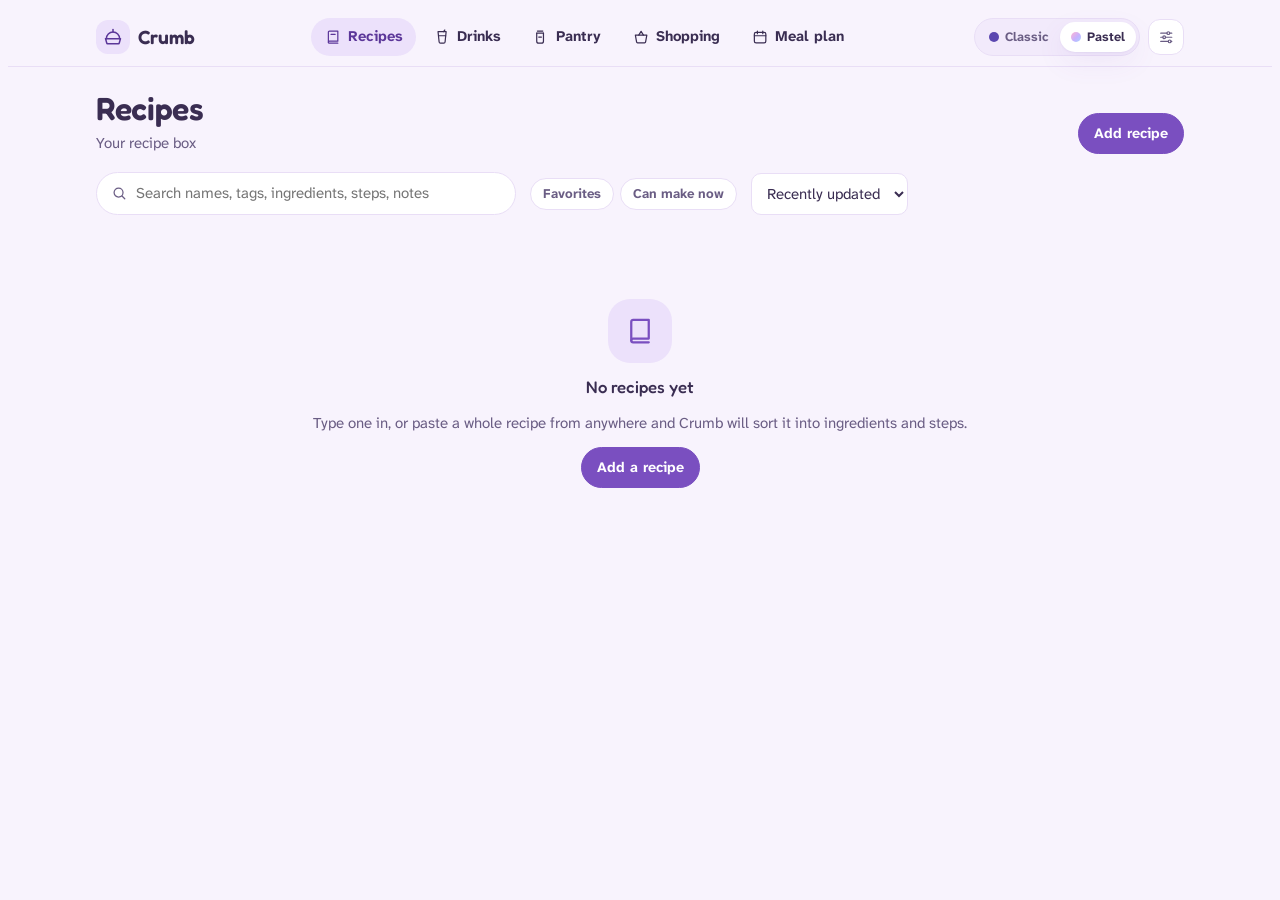
<file: index.html>
<!doctype html>
<meta charset="utf-8">
<meta name="viewport" content="width=device-width, initial-scale=1, viewport-fit=cover">
<title>Crumb</title>
<link rel="preconnect" href="https://fonts.googleapis.com">
<link rel="preconnect" href="https://fonts.gstatic.com" crossorigin>
<link rel="stylesheet" href="https://fonts.googleapis.com/css2?family=Fredoka:wght@400;500;600&family=Atkinson+Hyperlegible+Next:wght@400;500;600;700&display=swap">
<link rel="stylesheet" href="styles.css">

<header class="nav">
  <div class="nav-in">
    <a class="brand" href="#recipes" aria-label="Crumb home">
      <span class="mark"><svg class="i" viewBox="0 0 24 24"><path d="M4 14c0-4.4 3.6-8 8-8s8 3.6 8 8"/><path d="M3 14h18l-1.5 5.2a1 1 0 0 1-1 .8H5.5a1 1 0 0 1-1-.8z"/><path d="M12 6V3"/></svg></span>
      <span>Crumb</span>
    </a>
    <nav class="tabs" aria-label="Sections">
      <a class="tab" href="#recipes" data-view="recipes"><svg class="i" viewBox="0 0 24 24"><path d="M5 4.5A1.5 1.5 0 0 1 6.5 3H19v15H6.5A1.5 1.5 0 0 0 5 19.5z"/><path d="M5 19.5A1.5 1.5 0 0 0 6.5 21H19"/><path d="M9 8h6"/></svg><span>Recipes</span></a>
      <a class="tab" href="#drinks" data-view="drinks"><svg class="i" viewBox="0 0 24 24"><path d="M6 4h12l-1.6 15.2a2 2 0 0 1-2 1.8H9.6a2 2 0 0 1-2-1.8z"/><path d="M6.8 10h10.4"/><path d="M14 4l2-2.5"/></svg><span>Drinks</span></a>
      <a class="tab" href="#pantry" data-view="pantry"><svg class="i" viewBox="0 0 24 24"><path d="M8 3h8"/><path d="M7 6h10"/><path d="M7 6v12a3 3 0 0 0 3 3h4a3 3 0 0 0 3-3V6"/><path d="M10 12h4"/></svg><span>Pantry</span><span class="badge" id="b-pantry" hidden></span></a>
      <a class="tab" href="#shopping" data-view="shopping"><svg class="i" viewBox="0 0 24 24"><path d="M3.5 9h17l-1.8 10.2a1.5 1.5 0 0 1-1.5 1.3H6.8a1.5 1.5 0 0 1-1.5-1.3z"/><path d="M8.5 9l3.5-5.5L15.5 9"/></svg><span>Shopping</span><span class="badge" id="b-shopping" hidden></span></a>
      <a class="tab" href="#plan" data-view="plan"><svg class="i" viewBox="0 0 24 24"><rect x="3.5" y="5" width="17" height="15.5" rx="2.5"/><path d="M3.5 10h17"/><path d="M8 3v4"/><path d="M16 3v4"/></svg><span>Meal plan</span></a>
    </nav>
    <div class="nav-right">
      <div class="look" role="group" aria-label="Look">
        <button type="button" data-act="look" data-v="classic" aria-pressed="false"><i class="sw"></i><span class="lbl">Classic</span></button>
        <button type="button" data-act="look" data-v="pastel" aria-pressed="true"><i class="sw"></i><span class="lbl">Pastel</span></button>
      </div>
      <button type="button" class="icon-btn" data-act="settings" aria-label="Settings and backup"><svg class="i" viewBox="0 0 24 24"><path d="M4 6h9"/><path d="M17 6h3"/><path d="M4 12h3"/><path d="M11 12h9"/><path d="M4 18h11"/><path d="M19 18h1"/><circle cx="15" cy="6" r="2"/><circle cx="9" cy="12" r="2"/><circle cx="17" cy="18" r="2"/></svg></button>
    </div>
  </div>
</header>

<main>
  <div id="banner"></div>

  <!-- PANTRY -->
  <section class="view" id="v-pantry" hidden>
    <div class="view-head">
      <div><h1>Pantry</h1><p class="sub" id="pantry-sub">What's on your shelves</p></div>
      <div class="head-actions">
        <button type="button" class="btn" data-act="p-restock">Add low items to list</button>
        <button type="button" class="btn primary" data-act="p-new">Add item</button>
      </div>
    </div>
    <form class="quickadd" id="pantry-quick">
      <input id="pantry-quick-in" type="text" placeholder="Quick add, like “5 lb flour” or “12 eggs”" autocomplete="off">
      <button class="btn soft" type="submit">Add</button>
    </form>
    <div class="toolbar">
      <label class="search"><svg class="i" viewBox="0 0 24 24"><circle cx="11" cy="11" r="6.5"/><path d="M16 16l4 4"/></svg><input id="pantry-q" type="search" placeholder="Search pantry" aria-label="Search pantry"></label>
      <div class="chips" id="pantry-status"></div>
    </div>
    <div class="chips" id="pantry-loc"></div>
    <div id="pantry-list" class="view"></div>
  </section>

  <!-- RECIPES -->
  <section class="view" id="v-recipes" hidden>
    <div id="recipe-index" class="view">
      <div class="view-head">
        <div><h1 id="recipe-h1">Recipes</h1><p class="sub" id="recipe-sub">Your recipe box</p></div>
        <div class="head-actions"><button type="button" class="btn primary" data-act="r-new" id="r-new-btn">Add recipe</button></div>
      </div>
      <div class="toolbar">
        <label class="search"><svg class="i" viewBox="0 0 24 24"><circle cx="11" cy="11" r="6.5"/><path d="M16 16l4 4"/></svg><input id="recipe-q" type="search" placeholder="Search names, tags, ingredients, steps, notes" aria-label="Search recipes"></label>
        <div class="chips">
          <button type="button" class="chip" data-act="r-onlyfav" aria-pressed="false">Favorites</button>
          <button type="button" class="chip" data-act="r-canmake" aria-pressed="false">Can make now</button>
        </div>
        <select id="recipe-sort" aria-label="Sort recipes" style="width:auto">
          <option value="recent">Recently updated</option>
          <option value="az">A to Z</option>
          <option value="pantry">Most in pantry</option>
        </select>
      </div>
      <div class="seg drink-types" id="drink-types" role="group" aria-label="Kind of drink" hidden></div>
      <div class="chips" id="recipe-tags"></div>
      <div id="recipe-grid"></div>
    </div>
    <div id="recipe-detail" hidden></div>
  </section>

  <!-- SHOPPING -->
  <section class="view" id="v-shopping" hidden>
    <div class="view-head">
      <div><h1>Shopping list</h1><p class="sub" id="shop-sub">What to pick up</p></div>
      <div class="head-actions">
        <button type="button" class="btn" data-act="s-where" id="s-where"><svg class="i spark" viewBox="0 0 24 24"><path d="M12 3l1.8 5.2L19 10l-5.2 1.8L12 17l-1.8-5.2L5 10l5.2-1.8z"/></svg>Find where to buy</button>
        <button type="button" class="btn" data-act="stores">My stores</button>
      </div>
    </div>
    <div class="toolbar">
      <div class="seg" role="group" aria-label="Shopping mode" id="shop-mode">
        <button type="button" data-act="s-mode" data-v="store">In store</button>
        <button type="button" data-act="s-mode" data-v="online">Online</button>
        <button type="button" data-act="s-mode" data-v="both">Both</button>
      </div>
      <span class="muted" id="shop-mode-note" style="font-size:.85rem"></span>
    </div>
    <form class="quickadd" id="shop-quick">
      <input id="shop-quick-in" type="text" placeholder="Add an item, like “2 lb butter”" autocomplete="off">
      <button class="btn soft" type="submit">Add</button>
    </form>
    <div id="shop-list" class="view"></div>
    <div class="shop-foot" id="shop-foot"></div>
  </section>

  <!-- PLAN -->
  <section class="view" id="v-plan" hidden>
    <div class="view-head">
      <div><h1>Meal plan</h1><p class="sub" id="plan-sub"></p></div>
      <div class="weeknav">
        <button type="button" class="btn sm" data-act="wk" data-v="-1" aria-label="Previous week">‹ Prev</button>
        <button type="button" class="btn sm" data-act="wk" data-v="0">This week</button>
        <button type="button" class="btn sm" data-act="wk" data-v="1" aria-label="Next week">Next ›</button>
      </div>
    </div>
    <div class="week" id="plan-week"></div>
    <div class="panel" id="plan-needs"></div>
  </section>
</main>

<div id="modal-root"></div>
<div class="timers" id="timers"></div>
<div class="toast" id="toast" hidden></div>

<script>
(() => {
'use strict';

/* ================= helpers ================= */
const $ = (s, r = document) => r.querySelector(s);
const $$ = (s, r = document) => [...r.querySelectorAll(s)];
const esc = s => String(s ?? '').replace(/[&<>"']/g, c => ({ '&': '&amp;', '<': '&lt;', '>': '&gt;', '"': '&quot;', "'": '&#39;' }[c]));
const uid = p => p + Date.now().toString(36) + Math.random().toString(36).slice(2, 7);
const LS = {
  get(k, d) { try { const v = localStorage.getItem(k); return v == null ? d : JSON.parse(v); } catch { return d; } },
  set(k, v) { try { localStorage.setItem(k, JSON.stringify(v)); } catch {} }
};
// One-time move of anything saved under the old Little Whisk labels (lw:...) to crumb:...
try {
  for (const k of Object.keys(localStorage)) {
    if (!k.startsWith('lw:')) continue;
    const nk = 'crumb:' + k.slice(3);
    if (localStorage.getItem(nk) == null) localStorage.setItem(nk, localStorage.getItem(k));
    localStorage.removeItem(k);
  }
} catch {}
const clone = o => JSON.parse(JSON.stringify(o));
const hashN = s => { let h = 0; for (const c of String(s)) h = (h * 31 + c.charCodeAt(0)) | 0; return Math.abs(h); };
const tileOf = s => 'tile-' + (hashN(s) % 5 + 1);
// Food pictures from the Cooking Site Design (64x64 line art); the drink pictures are drawn to match.
const FOOD_SVG = {
  cookie: '<circle cx="32" cy="32" r="20"/><circle cx="25" cy="26" r="2.2" fill="currentColor"/><circle cx="38" cy="24" r="2.2" fill="currentColor"/><circle cx="34" cy="36" r="2.2" fill="currentColor"/><circle cx="24" cy="39" r="2.2" fill="currentColor"/><circle cx="42" cy="40" r="2" fill="currentColor"/>',
  lemon: '<circle cx="32" cy="32" r="20"/><circle cx="32" cy="32" r="15"/><path d="M32 17v30M19 24.5l26 15M19 39.5l26-15"/>',
  bread: '<path d="M12 30c0-7 6-12 13-12h14c7 0 13 5 13 12v14a4 4 0 0 1-4 4H16a4 4 0 0 1-4-4z"/><path d="M24 26l4 6M32 24l4 6M40 26l4 6"/>',
  bowl: '<path d="M10 32h44c0 11-10 18-22 18S10 43 10 32z"/><path d="M24 25c0-3 3-3 3-6M32 25c0-3 3-3 3-6M40 25c0-3 3-3 3-6"/>',
  muffin: '<path d="M16 34c0-9 7-16 16-16s16 7 16 16z"/><path d="M18 34l4 16h20l4-16"/><path d="M28 34v16M36 34v16"/>',
  drink: '<path d="M20 14h24l-3.2 33.4a4 4 0 0 1-4 3.6H27.2a4 4 0 0 1-4-3.6z"/><path d="M21.6 28h20.8"/><path d="M36 14l5-7h6"/>',
  mug: '<path d="M14 24h28v18a8 8 0 0 1-8 8H22a8 8 0 0 1-8-8z"/><path d="M42 28h4a6 6 0 0 1 0 12h-4"/><path d="M22 18c0-3 3-3 3-6M30 18c0-3 3-3 3-6"/><path d="M10 55h40"/>',
  smoothie: '<path d="M20 26h24l-3 24.5a4 4 0 0 1-4 3.5H27a4 4 0 0 1-4-3.5z"/><path d="M18 26c0-6.5 6.3-11 14-11s14 4.5 14 11z"/><path d="M35 15l4-10h5"/><path d="M22.4 37h19.2"/>',
  pitcher: '<path d="M20 12h22v38a4 4 0 0 1-4 4H24a4 4 0 0 1-4-4z"/><path d="M42 20h4a5 5 0 0 1 5 5v10a5 5 0 0 1-5 5h-4"/><path d="M20 12l-6-4"/><path d="M20 26h22"/><circle cx="27" cy="36" r="2.5"/><circle cx="35" cy="42" r="2.5"/>',
  shaker: '<path d="M28 5h8v6h-8z"/><path d="M24 11h16l2 10H22z"/><path d="M22 21h20l-3.2 30.5a4 4 0 0 1-4 3.5h-5.6a4 4 0 0 1-4-3.5z"/><path d="M23.5 33h17"/>',
  margarita: '<path d="M10 14h44c-2 12-10 18-22 18S12 26 10 14z"/><path d="M32 32v16"/><path d="M22 52h20"/><path d="M38 14a8 8 0 0 1 14-6"/><path d="M45 8l-3 6"/>',
  wine: '<path d="M20 8h24c0 14-4.5 22-12 22S20 22 20 8z"/><path d="M32 30v18"/><path d="M22 52h20"/><path d="M21 17h22"/>'
};
// A drink's picture follows its glass first, then what kind of drink it is.
function drinkKind(r) {
  const g = (r.serveIn || '').toLowerCase();
  const s = ((r.title || '') + ' ' + (r.tags || []).join(' ') + ' ' + (r.wayName || '')).toLowerCase();
  if (/mug|cup|thermos/.test(g)) return 'mug';
  if (/pitcher|carafe|jug|punch bowl/.test(g)) return 'pitcher';
  if (/margarita|coupe/.test(g)) return 'margarita';
  if (/wine|flute|champagne/.test(g)) return 'wine';
  if (/margarita|daiquiri/.test(s)) return 'margarita';
  if (/wine|sangria|spritz|champagne|prosecco|mimosa/.test(s)) return 'wine';
  if (/smoothie|shake|frapp|slush|blended|frozen/.test(s)) return 'smoothie';
  if (/cocktail|martini|shaken|sour\b/.test(s)) return 'shaker';
  if (/\bhot\b|cocoa|hot chocolate|tea\b|chai|cider|toddy/.test(s) && !/iced|cold/.test(s)) return 'mug';
  if (/lemonade|punch|pitcher|agua fresca/.test(s)) return 'pitcher';
  return 'drink';
}
function foodKind(r) {
  if (r.kind === 'drink') return drinkKind(r);
  const s = ((r.title || '') + ' ' + (r.tags || []).join(' ')).toLowerCase();
  if (/cookie/.test(s)) return 'cookie';
  if (/lemon|citrus|lime/.test(s)) return 'lemon';
  if (/bread|loaf|focaccia|brioche|\bbuns?\b|\brolls?\b/.test(s)) return 'bread';
  if (/soup|dinner|pasta|stew|chili|curry|salad|lunch|bowl/.test(s)) return 'bowl';
  return 'muffin';
}
const foodSVG = r => '<svg class="food" viewBox="0 0 64 64" fill="none" stroke="currentColor" stroke-width="1.8" stroke-linecap="round" stroke-linejoin="round" aria-hidden="true">' + FOOD_SVG[foodKind(r)] + '</svg>';
const SVG = (d, extra = '') => `<svg class="i" viewBox="0 0 24 24" aria-hidden="true" ${extra}>${d}</svg>`;
const I = {
  check: SVG('<path d="M5 12.5l4.5 4.5L19 7.5"/>'),
  x: SVG('<path d="M6.5 6.5l11 11M17.5 6.5l-11 11"/>'),
  edit: SVG('<path d="M4 20h4L19 9l-4-4L4 16z"/><path d="M13.5 6.5l4 4"/>'),
  plus: SVG('<path d="M12 5v14M5 12h14"/>'),
  minus: SVG('<path d="M5 12h14"/>'),
  heart: SVG('<path d="M12 20s-7.5-4.6-7.5-10.2A4.3 4.3 0 0 1 12 7.2a4.3 4.3 0 0 1 7.5 2.6C19.5 15.4 12 20 12 20z"/>'),
  clock: SVG('<circle cx="12" cy="12" r="8"/><path d="M12 8v4l2.5 2"/>'),
  users: SVG('<circle cx="9" cy="9" r="3.2"/><path d="M3.5 19c.8-3 3-4.5 5.5-4.5s4.7 1.5 5.5 4.5"/><path d="M16 6.2a3 3 0 0 1 0 5.6M18 14.8c1.3.7 2.1 2 2.5 4.2"/>'),
  link: SVG('<path d="M10 14a4 4 0 0 0 5.7 0l3-3a4 4 0 0 0-5.7-5.7l-1 1"/><path d="M14 10a4 4 0 0 0-5.7 0l-3 3a4 4 0 0 0 5.7 5.7l1-1"/>'),
  back: SVG('<path d="M15 5l-7 7 7 7"/>'),
  spark: SVG('<path d="M12 3l1.8 5.2L19 10l-5.2 1.8L12 17l-1.8-5.2L5 10l5.2-1.8z"/>', 'style="color:var(--pop)"'),
  pot: SVG('<path d="M4 10h16v5a5 5 0 0 1-5 5H9a5 5 0 0 1-5-5z"/><path d="M2.5 10h19"/><path d="M9 6.5c0-1 1-1.5 1-2.5M13 6.5c0-1 1-1.5 1-2.5"/>'),
  jar: SVG('<path d="M8 3h8"/><path d="M7 6h10"/><path d="M7 6v12a3 3 0 0 0 3 3h4a3 3 0 0 0 3-3V6"/><path d="M10 12h4"/>'),
  book: SVG('<path d="M5 4.5A1.5 1.5 0 0 1 6.5 3H19v15H6.5A1.5 1.5 0 0 0 5 19.5z"/><path d="M5 19.5A1.5 1.5 0 0 0 6.5 21H19"/>'),
  basket: SVG('<path d="M3.5 9h17l-1.8 10.2a1.5 1.5 0 0 1-1.5 1.3H6.8a1.5 1.5 0 0 1-1.5-1.3z"/><path d="M8.5 9l3.5-5.5L15.5 9"/>'),
  cal: SVG('<rect x="3.5" y="5" width="17" height="15.5" rx="2.5"/><path d="M3.5 10h17"/><path d="M8 3v4M16 3v4"/>'),
  timer: SVG('<circle cx="12" cy="13" r="7"/><path d="M12 13V9.5M10 3h4"/>'),
  cart: SVG('<path d="M3 4h2l2.2 10.5a1.5 1.5 0 0 0 1.5 1.2h8.6a1.5 1.5 0 0 0 1.5-1.2L20.5 8H6.2"/><circle cx="9.5" cy="19.5" r="1.3"/><circle cx="16.5" cy="19.5" r="1.3"/>'),
  sun: SVG('<circle cx="12" cy="12" r="4"/><path d="M12 3v2M12 19v2M3 12h2M19 12h2M5.6 5.6l1.4 1.4M17 17l1.4 1.4M5.6 18.4L7 17M17 7l1.4-1.4"/>')
};

/* ================= domain constants ================= */
const LOCS = ['Pantry', 'Fridge', 'Freezer', 'Spice rack', 'Counter'];
const CATS = ['Produce', 'Bread & Bakery', 'Meat & Fish', 'Dairy & Eggs', 'Frozen', 'Baking', 'Spices & Herbs', 'Canned & Jarred', 'Grains & Pasta', 'Snacks & Sweets', 'Drinks', 'Household', 'Other'];
const CAT_RX = [
  ['Frozen', /frozen|ice cream|puff pastry|phyllo/],
  ['Baking', /cream of tartar|baking (soda|powder)|flour|sugar|yeast|vanilla|cocoa|chocolate|cornstarch|corn starch|sprinkles|extract|molasses|shortening|food colou?ring|gelatin|marshmallow|almond meal|graham|meringue|sanding/],
  ['Canned & Jarred', /peanut butter|almond butter|coconut milk|broth|stock|canned|tomato (paste|sauce)|crushed tomato|\bjam\b|jelly|honey|syrup|\boil\b|vinegar|soy sauce|mustard|mayo|ketchup|\bbeans?\b|chickpea|salsa|pickle|nutella|tahini|curd/],
  ['Spices & Herbs', /\bsalt\b|black pepper|peppercorn|cayenne|paprika|cinnamon|nutmeg|cumin|\bcloves?\b|cardamom|allspice|turmeric|chili powder|chilli flakes|red pepper flakes|oregano|thyme|rosemary|bay lea|dried|seasoning|spice|ground ginger|curry|anise|saffron|italian herbs/],
  ['Dairy & Eggs', /butter|milk|cream|cheese|parmesan|mozzarella|cheddar|yogh?urt|\beggs?\b|mascarpone|ricotta|ghee|kefir/],
  ['Meat & Fish', /chicken|beef|pork|bacon|sausage|turkey|\bham\b|lamb|salmon|tuna|shrimp|fish|prawn|steak|mince/],
  ['Produce', /apple|banana|berr|lemon|lime|orange|onion|garlic|shallot|potato|carrot|celery|tomato|lettuce|spinach|kale|basil|cilantro|parsley|\bmint\b|ginger|bell pepper|jalape|zucchini|squash|pumpkin|avocado|cucumber|mushroom|pear|peach|cherr|grape|scallion|green onion|leek|broccoli|cauliflower|cabbage|\bcorn\b|herb|zest|rhubarb|plum|mango|pineapple/],
  ['Grains & Pasta', /rice|pasta|spaghetti|penne|rigatoni|linguine|noodle|\boats?\b|quinoa|couscous|barley|cereal|cornmeal|polenta|lentil|breadcrumb|panko/],
  ['Bread & Bakery', /bread|\bbuns?\b|tortilla|bagel|\brolls?\b|pita|croissant|brioche/],
  ['Snacks & Sweets', /\bnuts?\b|almond|walnut|pecan|cashew|pistachio|hazelnut|raisin|dried cranberr|chips|cracker|candy|cookie|pretzel/],
  ['Drinks', /coffee|espresso|\btea\b|juice|soda|wine|beer|sparkling|seltzer/],
  ['Household', /foil|parchment|paper towel|soap|plastic wrap|cling|zip|liners|napkin/]
];
const guessCat = name => { const n = String(name).toLowerCase(); for (const [c, rx] of CAT_RX) if (rx.test(n)) return c; return 'Other'; };
const locFor = cat => ({ 'Dairy & Eggs': 'Fridge', 'Meat & Fish': 'Fridge', Produce: 'Fridge', Frozen: 'Freezer', 'Spices & Herbs': 'Spice rack', 'Bread & Bakery': 'Counter' }[cat] || 'Pantry');
const SLOTS = ['Breakfast', 'Lunch', 'Dinner', 'Baking', 'Drinks'];

const STORES = [
  { id: 'walmart', name: 'Walmart', kind: 'both', url: 'https://www.walmart.com/search?q={q}' },
  { id: 'target', name: 'Target', kind: 'both', url: 'https://www.target.com/s?searchTerm={q}' },
  { id: 'aldi', name: 'Aldi', kind: 'store', url: 'https://www.aldi.us/results?q={q}' },
  { id: 'kroger', name: 'Kroger', kind: 'both', url: 'https://www.kroger.com/search?query={q}' },
  { id: 'hyvee', name: 'Hy-Vee', kind: 'both', url: 'https://www.hy-vee.com/aisles-online/search?search={q}' },
  { id: 'costco', name: 'Costco', kind: 'both', url: 'https://www.costco.com/CatalogSearch?keyword={q}' },
  { id: 'traderjoes', name: "Trader Joe's", kind: 'store', url: 'https://www.traderjoes.com/home/search?q={q}&section=products' },
  { id: 'wholefoods', name: 'Whole Foods', kind: 'both', url: 'https://www.amazon.com/s?k={q}&i=wholefoods' },
  { id: 'amazon', name: 'Amazon', kind: 'online', url: 'https://www.amazon.com/s?k={q}' },
  { id: 'instacart', name: 'Instacart', kind: 'online', url: 'https://www.instacart.com/store/s?k={q}' },
  { id: 'google', name: 'Compare prices', kind: 'online', url: 'https://www.google.com/search?tbm=shop&q={q}' }
];
const DEFAULT_STORES = { walmart: true, target: true, aldi: true, amazon: true, instacart: true, google: true };
const KIND_LABEL = { store: 'In store', online: 'Online', both: 'In store + online' };

const PANS = [
  ['6" round', Math.PI * 9], ['8" round', Math.PI * 16], ['9" round', Math.PI * 20.25], ['10" round / springform', Math.PI * 25],
  ['8" square', 64], ['9" square', 81], ['11×7" pan', 77], ['13×9" pan', 117],
  ['9×5" loaf', 45], ['8½×4½" loaf', 38.25], ['Half sheet (18×13")', 234], ['Quarter sheet (13×9")', 117]
];

/* ================= units & ingredient parsing ================= */
const UNITS = {
  tsp: ['v', 1], tbsp: ['v', 3], cup: ['v', 48], 'fl oz': ['v', 6], ml: ['v', 0.202884], cl: ['v', 2.02884], l: ['v', 202.884], pint: ['v', 96], quart: ['v', 192], gallon: ['v', 768],
  shot: ['v', 9], jigger: ['v', 9],
  g: ['w', 1], kg: ['w', 1000], oz: ['w', 28.3495], lb: ['w', 453.592]
};
const UNIT_RX = [
  ['tbsp', /^([Tt]ablespoons?|[Tt]bsps?|[Tt]bs|[Tt]bl|T)(?![a-z])\.?/],
  ['tsp', /^([Tt]easpoons?|[Tt]sps?|t)(?![a-z])\.?/],
  ['fl oz', /^(fl\.?\s?oz|fluid ounces?)(?![a-z])\.?/i],
  ['cup', /^(cups?|c)(?![a-z])\.?/i],
  ['oz', /^(ounces?|oz)(?![a-z])\.?/i],
  ['lb', /^(pounds?|lbs?)(?![a-z])\.?/i],
  ['kg', /^(kilograms?|kgs?)(?![a-z])\.?/i],
  ['g', /^(grams?|gr|g)(?![a-z])\.?/i],
  ['ml', /^(millilit(?:er|re)s?|ml)(?![a-z])\.?/i],
  ['cl', /^(centilit(?:er|re)s?|cl)(?![a-z])\.?/i],
  ['shot', /^shots?(?![a-z])/i], ['jigger', /^jiggers?(?![a-z])/i],
  ['splash', /^splash(es)?(?![a-z])/i], ['drop', /^drops?(?![a-z])/i], ['part', /^parts?(?![a-z])/i], ['scoop', /^scoops?(?![a-z])/i],
  ['l', /^(lit(?:er|re)s?|l)(?![a-z])\.?/i],
  ['pint', /^(pints?|pt)(?![a-z])\.?/i], ['quart', /^(quarts?|qt)(?![a-z])\.?/i], ['gallon', /^(gallons?|gal)(?![a-z])\.?/i],
  ['pinch', /^pinch(es)?(?![a-z])/i], ['dash', /^dash(es)?(?![a-z])/i], ['clove', /^cloves?(?![a-z])/i],
  ['can', /^cans?(?![a-z])/i], ['stick', /^sticks?(?![a-z])/i], ['package', /^(packages?|pkgs?|packets?)(?![a-z])\.?/i],
  ['slice', /^slices?(?![a-z])/i], ['bunch', /^bunch(es)?(?![a-z])/i], ['jar', /^jars?(?![a-z])/i], ['bag', /^bags?(?![a-z])/i],
  ['box', /^box(es)?(?![a-z])/i], ['head', /^heads?(?![a-z])/i], ['sprig', /^sprigs?(?![a-z])/i], ['dozen', /^dozen(?![a-z])/i]
];
const PLURAL = { cup: 'cups', clove: 'cloves', can: 'cans', stick: 'sticks', package: 'packages', slice: 'slices', bunch: 'bunches', jar: 'jars', bag: 'bags', box: 'boxes', head: 'heads', sprig: 'sprigs', pinch: 'pinches', dash: 'dashes', shot: 'shots', jigger: 'jiggers', splash: 'splashes', drop: 'drops', part: 'parts', scoop: 'scoops', pint: 'pints', quart: 'quarts', gallon: 'gallons' };
const unitLabel = (u, q) => (q > 1 && PLURAL[u]) ? PLURAL[u] : u;
const famOf = u => UNITS[u] ? UNITS[u][0] : null;
const toBase = (q, u) => q * UNITS[u][1];

const FRV = { '¼': .25, '½': .5, '¾': .75, '⅓': 1 / 3, '⅔': 2 / 3, '⅛': .125, '⅜': .375, '⅝': .625, '⅞': .875, '⅕': .2, '⅖': .4, '⅗': .6, '⅘': .8, '⅙': 1 / 6, '⅚': 5 / 6 };
const FRC = Object.keys(FRV).join('');
const NUM_SRC = `(?:\\d+\\s+\\d+\\/\\d+|\\d+\\/\\d+|\\d*\\.?\\d+(?:\\s*[${FRC}])?|[${FRC}])`;
const QTY_RX = new RegExp(`^(${NUM_SRC})(?:\\s*(?:-|–|—|to)\\s*(${NUM_SRC}))?\\s*`);
const FRC_RX = new RegExp(`[${FRC}]`, 'g');
function numVal(s) {
  let t = 0;
  for (const ch of s) if (FRV[ch] != null) t += FRV[ch];
  s = s.replace(FRC_RX, '').trim();
  if (!s) return t;
  for (const p of s.split(/\s+/)) {
    if (p.includes('/')) { const [a, b] = p.split('/'); t += (+a) / (+b || 1); } else t += parseFloat(p) || 0;
  }
  return t;
}
function parseLine(line) {
  const raw = String(line).trim();
  if (!raw) return null;
  let s = raw.replace(/^[-•*▢□☐◦·]\s*/, '');
  if (/^#+\s*/.test(s)) return { header: true, text: s.replace(/^#+\s*/, '').replace(/:$/, '') };
  const m = s.match(QTY_RX);
  let qty = null, qty2 = null, pre = '', unit = '', name = s;
  if (m && m[1]) {
    qty = numVal(m[1]); if (m[2]) qty2 = numVal(m[2]);
    let rest = s.slice(m[0].length);
    const pm = rest.match(/^\(([^)]*)\)\s*/);
    if (pm) { pre = '(' + pm[1] + ')'; rest = rest.slice(pm[0].length); }
    for (const [u, rx] of UNIT_RX) {
      const um = rest.match(rx);
      if (um) { unit = u; rest = rest.slice(um[0].length).replace(/^\s*(of\s+)?/i, ''); break; }
    }
    name = rest.trim() || s;
  } else if (/:$/.test(s)) {
    return { header: true, text: s.replace(/:$/, '') };
  }
  return { header: false, raw, qty, qty2, unit, pre, name };
}
const parseCache = new Map();
// In drinks, a bare "oz" is a liquid ounce, so it scales and converts as fl oz.
function parseIngredients(text, kind) {
  const drink = kind === 'drink';
  const key = (drink ? 'd:' : '') + String(text || '');
  if (parseCache.has(key)) return parseCache.get(key);
  let out = String(text || '').split('\n').map(parseLine).filter(Boolean);
  if (drink) out = out.map(it => it.unit === 'oz' ? { ...it, unit: 'fl oz' } : it);
  if (parseCache.size > 300) parseCache.clear();
  parseCache.set(key, out);
  return out;
}

const FRAC_OUT = [[1 / 8, '⅛'], [1 / 4, '¼'], [1 / 3, '⅓'], [3 / 8, '⅜'], [1 / 2, '½'], [5 / 8, '⅝'], [2 / 3, '⅔'], [3 / 4, '¾'], [7 / 8, '⅞']];
const trimNum = (q, d) => String(+(+q).toFixed(d));
function fmtQty(q, unit) {
  if (q == null || isNaN(q)) return '';
  if (['g', 'ml'].includes(unit)) return q >= 100 ? String(Math.round(q / 5) * 5) : q >= 10 ? String(Math.round(q)) : trimNum(q, 1);
  if (['kg', 'l', 'cl'].includes(unit)) return trimNum(q, 2);
  if (q < 0.06) return trimNum(q, 2);
  let w = Math.floor(q), f = q - w, best = null;
  if (f < 0.06) f = 0;
  else if (f > 0.94) { w += 1; f = 0; }
  else {
    let bd = 0.045;
    for (const [v, c] of FRAC_OUT) { const d = Math.abs(f - v); if (d < bd) { bd = d; best = c; } }
    if (!best) return trimNum(q, 2);
  }
  return (w ? String(w) : '') + (best ? (w ? ' ' : '') + best : '') || '0';
}
const NICE = { cup: [0, 1 / 4, 1 / 3, 1 / 2, 2 / 3, 3 / 4], tbsp: [0, 1 / 2] };
const isNice = (x, u) => { const f = x - Math.floor(x + 1e-9); return f > 0.98 || NICE[u].some(v => Math.abs(f - v) < 0.02); };
const niceFloor = (x, u) => { const w = Math.floor(x + 1e-9), f = x - w; let b = 0; for (const v of NICE[u]) if (v <= f + 0.02) b = v; return w + b; };
function smartVolume(t) { // t = teaspoons
  if (t < 0.12) return [];
  if (t >= 12) {
    const c = t / 48; if (isNice(c, 'cup')) return [[c, 'cup']];
    // choose the cup measure that leaves an even number of half-tablespoons, then the smallest remainder
    const w = Math.floor(c + 1e-9), f = c - w;
    const halfTbsp = r => Math.abs(r / 1.5 - Math.round(r / 1.5)) < 0.05;
    const cands = NICE.cup.filter(v => v <= f + 0.02 && w + v > 0).map(v => ({ b: w + v, rem: t - (w + v) * 48 }));
    cands.sort((x, y) => (halfTbsp(x.rem) ? 0 : 1) - (halfTbsp(y.rem) ? 0 : 1) || x.rem - y.rem);
    const b = cands.length ? cands[0].b : niceFloor(c, 'cup');
    return [[b, 'cup'], ...smartVolume(t - b * 48)];
  }
  if (t >= 3) { const c = t / 3; if (isNice(c, 'tbsp')) return [[c, 'tbsp']]; const b = niceFloor(c, 'tbsp'); return [[b, 'tbsp'], ...smartVolume(t - b * 3)]; }
  return [[t, 'tsp']];
}
function metricStr(v, fam) {
  if (fam === 'v') { const ml = v * 4.92892; return ml >= 1000 ? fmtQty(ml / 1000, 'l') + ' l' : fmtQty(ml, 'ml') + ' ml'; }
  return v >= 1000 ? fmtQty(v / 1000, 'kg') + ' kg' : fmtQty(v, 'g') + ' g';
}
function amountText(it, f, opts = {}) {
  if (it.qty == null) return '';
  const q = it.qty * f, q2 = it.qty2 != null ? it.qty2 * f : null;
  const fam = famOf(it.unit);
  const pre = it.pre ? ' ' + it.pre : '';
  if (opts.metric && fam && !['g', 'kg', 'ml', 'l'].includes(it.unit)) {
    return metricStr(toBase(q, it.unit), fam) + (q2 != null ? '–' + metricStr(toBase(q2, it.unit), fam) : '') + pre;
  }
  if (q2 == null && f !== 1 && ['tsp', 'tbsp', 'cup'].includes(it.unit)) {
    const parts = smartVolume(toBase(q, it.unit));
    if (parts.length) return parts.map(([v, u]) => fmtQty(v, u) + ' ' + unitLabel(u, v)).join(' + ') + pre;
  }
  return fmtQty(q, it.unit) + (q2 != null ? '–' + fmtQty(q2, it.unit) : '') + pre + (it.unit ? ' ' + unitLabel(it.unit, q2 ?? q) : '');
}
function qtyUnitText(q, unit) {
  if (q == null || q === '' || isNaN(q)) return '';
  if (unit === 'tsp' || unit === 'tbsp' || unit === 'cup') {
    const parts = smartVolume(toBase(+q, unit));
    if (parts.length) return parts.map(([v, u]) => fmtQty(v, u) + ' ' + unitLabel(u, v)).join(' + ');
  }
  return fmtQty(+q, unit) + (unit ? ' ' + unitLabel(unit, +q) : '');
}

const STOP = /\b(fresh|freshly|large|small|medium|extra|chopped|diced|minced|sliced|softened|melted|cold|chilled|warm|hot|room|temperature|unsalted|salted|packed|light|finely|roughly|coarsely|grated|shredded|whole|ground|organic|plain|pure|of|to|taste|for|serving|optional|divided|sifted|beaten|lightly|good|quality|ripe|peeled|halved|cubed|crushed|toasted|about|plus|more|the|a|an|and|or)\b/g;
const singular = w => w.length > 3 && w.endsWith('ies') ? w.slice(0, -3) + 'y' : w.length > 3 && w.endsWith('oes') ? w.slice(0, -2) : (w.length > 3 && w.endsWith('s') && !w.endsWith('ss')) ? w.slice(0, -1) : w;
const normCache = new Map();
function norm(name) {
  const k = String(name || '');
  if (normCache.has(k)) return normCache.get(k);
  let s = k.toLowerCase().replace(/\(.*?\)/g, ' ').split(',')[0].replace(/[-–/]/g, ' ').replace(/[^a-z\s']/g, ' ').replace(STOP, ' ');
  s = s.split(/\s+/).filter(Boolean).map(singular).join(' ');
  if (normCache.size > 2000) normCache.clear();
  normCache.set(k, s);
  return s;
}
const cleanName = n => String(n).replace(/\(.*?\)/g, '').split(',')[0].replace(/\s+/g, ' ').trim();
const ALWAYS = /^(water|ice|ice water|boiling water|tap water|cooking spray|nonstick spray)$/;

/* ================= store (cloud db, or this browser) ================= */
const COLS = ['pantry', 'recipes', 'shopping', 'plan', 'settings'];
const data = Object.fromEntries(COLS.map(c => [c, new Map()]));
let db = null, mode = 'loading';
const loaded = new Set();
const pending = new Map(), inflight = new Set(), wTimers = new Map();

function put(col, obj) {
  obj.updated = Date.now();
  data[col].set(obj.id, obj);
  schedule(col, obj.id, obj);
  render();
}
function remove(col, id) { data[col].delete(id); schedule(col, id, null); render(); }
function schedule(col, id, body) {
  const key = col + '/' + id;
  if (mode === 'local') { saveLocal(col); return; }
  pending.set(key, body);
  if (mode !== 'cloud') return;
  clearTimeout(wTimers.get(key));
  wTimers.set(key, setTimeout(() => flush(key), 300));
}
async function flush(key) {
  if (inflight.has(key) || !pending.has(key)) return;
  const body = pending.get(key); pending.delete(key);
  const [col, id] = key.split('/');
  inflight.add(key);
  try {
    const ref = db.collection(col).doc(id);
    if (body === null) await ref.delete(); else await ref.set(clone(body));
  } catch (e) {
    if (e && e.code === 'unavailable') { await new Promise(r => setTimeout(r, 600 + Math.random() * 800)); if (!pending.has(key)) pending.set(key, body); }
    else toast(e && e.code === 'quota_exceeded' ? 'Storage is full. Delete a few old items, then try again.' : 'That change did not save. Check your connection and try again.');
  } finally {
    inflight.delete(key);
    if (pending.has(key)) flush(key);
  }
}
function saveLocal(col) { LS.set('crumb:data:' + col, [...data[col].values()]); }
function startLocal() {
  mode = 'local';
  for (const c of COLS) { data[c] = new Map((LS.get('crumb:data:' + c, []) || []).map(o => [o.id, o])); loaded.add(c); }
  for (const [key, body] of pending) { const [c] = key.split('/'); saveLocal(c); }
  pending.clear();
  render();
}
function startCloud(d) {
  db = d; mode = 'cloud';
  for (const key of pending.keys()) flush(key);
  COLS.forEach(subscribe);
}
function subscribe(col) {
  {
    db.collection(col).onSnapshot(snap => {
      const m = new Map();
      for (const doc of snap.docs) { const b = doc.data(); if (b) m.set(doc.id, { ...clone(b), id: doc.id }); }
      for (const key of [...pending.keys(), ...inflight]) {
        const [c, id] = key.split('/');
        if (c !== col) continue;
        const cur = data[col].get(id);
        if (cur) m.set(id, cur); else m.delete(id);
      }
      data[col] = m; loaded.add(col); render();
    }, err => {
      if (err && err.code === 'unavailable') setTimeout(() => subscribe(col), 2000);
      else { loaded.add(col); render(); }
    });
  }
}
const ready = () => mode !== 'loading' && COLS.every(c => loaded.has(c));

/* ================= state ================= */
const state = {
  view: 'recipes', recipeId: null,
  pantryQ: '', pantryLoc: 'All', pantryStatus: 'All',
  kind: 'food', recipeQ: '', recipeTags: new Set(), onlyFav: false, canMake: false, recipeSort: 'recent',
  weekStart: mondayOf(new Date()),
  drinkType: '', scale: {}, way: {}, metric: false, cook: false
};
let ai = null, downloads = null, wakeLock = null;
const IN_CLAUDE = !!(window.claude && typeof window.claude.use === 'function');

/* Claude outside the Claude app (e.g. GitHub Pages): uses the viewer's own Anthropic API key, kept only in this browser. */
const SDK_URL = 'https://cdn.jsdelivr.net/npm/@anthropic-ai/sdk@0.128.0/+esm';
let sdkPromise = null;
function parseLooseJSON(text) {
  const t = String(text || '').trim();
  try { return JSON.parse(t); } catch {}
  const fence = t.match(/```(?:json)?\s*([\s\S]*?)```/);
  if (fence) { try { return JSON.parse(fence[1]); } catch {} }
  const a = t.search(/[[{]/), b = Math.max(t.lastIndexOf('}'), t.lastIndexOf(']'));
  if (a >= 0 && b > a) { try { return JSON.parse(t.slice(a, b + 1)); } catch {} }
  throw { code: 'invalid_json' };
}
function keyAi() {
  const key = LS.get('crumb:apikey', '');
  if (!key) return null;
  return {
    viaKey: true,
    async json(prompt, opts = {}) {
      let Anthropic;
      try { sdkPromise = sdkPromise || import(SDK_URL); Anthropic = (await sdkPromise).default; }
      catch { sdkPromise = null; throw { code: 'upstream_error' }; }
      const client = new Anthropic({ apiKey: key, dangerouslyAllowBrowser: true, maxRetries: 1 });
      let res;
      try {
        res = await client.beta.messages.create({
          model: 'claude-opus-5-5',
          max_tokens: 16000,
          output_config: { effort: 'low' },
          betas: ['server-side-fallback-2026-07-01'],
          fallbacks: 'default',
          messages: [{ role: 'user', content: prompt + '\n\nYour reply will be parsed by a program: reply with the JSON only.' }]
        }, { signal: opts.signal });
      } catch (e) {
        if (opts.signal && opts.signal.aborted) throw { code: 'cancelled' };
        if (e instanceof Anthropic.AuthenticationError || e instanceof Anthropic.PermissionDeniedError) throw { code: 'bad_key' };
        if (e instanceof Anthropic.RateLimitError) throw { code: 'rate_limited' };
        if (e instanceof Anthropic.BadRequestError) throw { code: 'invalid_request' };
        throw { code: 'upstream_error' };
      }
      if (res.stop_reason === 'refusal') throw { code: 'refused' };
      return parseLooseJSON(res.content.filter(b => b.type === 'text').map(b => b.text).join(''));
    }
  };
}

/* Built-in aisle and store picks, used when Claude isn't available. */
const SPECIALTY = /vanilla bean|almond flour|bread flour|cake flour|pastry flour|sprinkles|food colou?ring|gel colou?r|cocoa|espresso powder|extract|yeast|meringue powder|candy melts|cream of tartar|xanthan|pearl sugar|sanding sugar|corn syrup/;
const BULK = /flour|sugar|butter|\beggs?\b|\boil\b|rice|\boats?\b|chocolate chip|coffee/;
const FRESH = ['Produce', 'Meat & Fish', 'Dairy & Eggs', 'Bread & Bakery', 'Frozen'];
const AISLE_TIP = {
  Produce: 'Produce section, usually near the entrance.', 'Bread & Bakery': 'Bakery counter or the bread aisle.', 'Meat & Fish': 'Meat and seafood counter, usually along the back.',
  'Dairy & Eggs': 'Refrigerated dairy case.', Frozen: 'Frozen aisles.', Baking: 'Baking aisle, near the flour and sugar.', 'Spices & Herbs': 'Spice aisle. Bulk bins are cheaper for small amounts.',
  'Canned & Jarred': 'Center aisles with canned goods and condiments.', 'Grains & Pasta': 'Pasta and rice aisle.', 'Snacks & Sweets': 'Snack aisle. Baking nuts are often in the baking aisle instead.',
  Drinks: 'Beverage aisle.', Household: 'Paper goods and kitchen supplies aisle.', Other: ''
};
function localWhere(it, inStore, online) {
  const n = cleanName(it.name).toLowerCase();
  const cat = it.category && it.category !== 'Other' ? it.category : guessCat(n);
  const pick = (list, prefs) => {
    const usable = list.filter(s => s !== 'Compare prices');
    const out = prefs.filter(p => usable.includes(p));
    for (const s of usable) if (!out.includes(s)) out.push(s);
    return out.slice(0, 2);
  };
  let sP, oP, tip = AISLE_TIP[cat] || '';
  if (SPECIALTY.test(n)) { sP = ['Target', 'Whole Foods', 'Walmart', 'Kroger', 'Hy-Vee']; oP = ['Amazon', 'Target', 'Walmart']; tip = 'Specialty baking item: try the baking aisle, or order online if your store is out.'; }
  else if (FRESH.includes(cat)) { sP = ['Aldi', "Trader Joe's", 'Hy-Vee', 'Kroger', 'Walmart', 'Whole Foods']; oP = ['Instacart', 'Walmart', 'Whole Foods', 'Kroger']; }
  else if (cat === 'Household') { sP = ['Target', 'Walmart', 'Costco']; oP = ['Amazon', 'Target', 'Walmart']; }
  else { sP = ['Aldi', 'Walmart', 'Target', 'Kroger', 'Hy-Vee']; oP = ['Walmart', 'Amazon', 'Instacart', 'Target']; }
  if (BULK.test(n) && inStore.includes('Costco')) { sP = ['Costco', ...sP]; tip += ' Costco sells this in bulk if you go through a lot.'; }
  return { aisle: cat, inStore: pick(inStore, sP), online: pick(online, oP), tip: tip.trim() };
}

function settings() {
  const s = data.settings.get('main') || {};
  return { shopMode: 'both', stores: DEFAULT_STORES, custom: [], ...s };
}
function saveSettings(patch) { put('settings', { ...settings(), ...patch, id: 'main' }); }
function allStores() { const s = settings(); return [...STORES, ...(s.custom || [])]; }
function enabledStores() { const s = settings(); return allStores().filter(st => st.custom ? s.stores[st.id] !== false : !!s.stores[st.id]); }

/* ================= dates ================= */
function mondayOf(d) { const x = new Date(d.getFullYear(), d.getMonth(), d.getDate()); x.setDate(x.getDate() - (x.getDay() + 6) % 7); return x; }
function ymd(d) { return d.getFullYear() + '-' + String(d.getMonth() + 1).padStart(2, '0') + '-' + String(d.getDate()).padStart(2, '0'); }
function addDays(d, n) { const x = new Date(d); x.setDate(x.getDate() + n); return x; }
function fromYmd(s) { const [y, m, d] = s.split('-').map(Number); return new Date(y, m - 1, d); }
const MON = ['Jan', 'Feb', 'Mar', 'Apr', 'May', 'Jun', 'Jul', 'Aug', 'Sep', 'Oct', 'Nov', 'Dec'];
const DOW = ['Sun', 'Mon', 'Tue', 'Wed', 'Thu', 'Fri', 'Sat'];

/* ================= pantry logic ================= */
function pantryStatus(p) { const q = +p.qty || 0, low = +p.low || 0; if (q <= 0) return 'out'; if (low > 0 && q <= low) return 'low'; return 'ok'; }
const ST_LABEL = { ok: 'In stock', low: 'Running low', out: 'Out' };
function matchPantry(n) {
  if (!n) return null;
  let best = null, bl = 0;
  for (const p of data.pantry.values()) {
    const pn = norm(p.name); if (!pn) continue;
    if (pn === n) return p;
    const nw = n.split(' ');
    if (pn.split(' ').every(w => nw.includes(w)) && pn.length > bl) { best = p; bl = pn.length; }
  }
  return best;
}
function convert(q, from, to) {
  if ((from || '') === (to || '')) return q;
  const a = famOf(from), b = famOf(to);
  if (a && a === b) return toBase(q, from) / UNITS[to][1];
  return null;
}
function ingStatus(it, f) {
  const n = norm(it.name);
  if (ALWAYS.test(n)) return 'have';
  const p = matchPantry(n);
  if (!p || (+p.qty || 0) <= 0) return 'buy';
  if (it.qty == null) return 'have';
  const need = convert(it.qty * f, it.unit, p.unit);
  if (need == null) return 'check';
  return (+p.qty) >= need - 1e-9 ? 'have' : 'short';
}
function recipePantry(r) {
  const items = parseIngredients(r.ingredients, r.kind).filter(i => !i.header);
  let have = 0;
  for (const it of items) { const s = ingStatus(it, 1); if (s === 'have' || s === 'check') have++; }
  return { have, total: items.length };
}
function computeNeeds(list) {
  const agg = new Map();
  for (const { r, f } of list) {
    for (const it of parseIngredients(r.ingredients, r.kind)) {
      if (it.header) continue;
      const n = norm(it.name);
      if (!n || ALWAYS.test(n)) continue;
      const fam = famOf(it.unit) || ('u:' + (it.unit || ''));
      const key = n + '|' + fam;
      let a = agg.get(key);
      if (!a) agg.set(key, a = { key, n, name: cleanName(it.name), fam, unit: it.unit || '', amt: 0, unknown: false, recipes: new Set() });
      if (it.qty == null) a.unknown = true;
      else { const q = it.qty * f; a.amt += famOf(it.unit) ? toBase(q, it.unit) / UNITS[a.unit][1] : q; }
      a.recipes.add(r.title);
    }
  }
  const listed = [...data.shopping.values()].filter(s => !s.done);
  return [...agg.values()].map(a => {
    const p = matchPantry(a.n);
    let status = 'buy', have = null, short = a.amt;
    if (p && (+p.qty || 0) > 0) {
      if (!a.amt) { status = 'have'; short = 0; }
      else {
        const hq = convert(+p.qty, p.unit, a.unit);
        if (hq == null) { status = 'check'; short = 0; }
        else { have = hq; short = Math.max(0, a.amt - hq); status = short <= 1e-9 ? 'have' : 'short'; }
      }
    }
    const onList = listed.find(s => norm(s.name) === a.n);
    if (onList && (status === 'buy' || status === 'short')) status = 'listed';
    return { ...a, p, status, have, short };
  }).sort((x, y) => ['buy', 'short', 'listed', 'check', 'have'].indexOf(x.status) - ['buy', 'short', 'listed', 'check', 'have'].indexOf(y.status) || x.name.localeCompare(y.name));
}
function addToShopping(name, qty, unit, extra = {}) {
  const n = norm(name);
  const ex = [...data.shopping.values()].find(s => !s.done && norm(s.name) === n);
  if (ex) {
    if (qty != null && ex.qty != null && ex.qty !== '') {
      const c = convert(qty, unit, ex.unit);
      if (c != null) { ex.qty = +(+ex.qty + c).toFixed(3); }
    } else if (qty != null && (ex.qty == null || ex.qty === '')) { ex.qty = qty; ex.unit = unit; }
    ex.recipes = [...new Set([...(ex.recipes || []), ...(extra.recipes || [])])];
    put('shopping', ex);
    return false;
  }
  put('shopping', { id: uid('s'), name, qty: qty == null ? null : +(+qty).toFixed(3), unit: unit || '', category: guessCat(name), done: false, from: 'manual', recipes: [], created: Date.now(), ...extra });
  return true;
}

/* ================= render plumbing ================= */
let rq = false;
function render() { if (rq) return; rq = true; Promise.resolve().then(() => { rq = false; renderNow(); }); }
function renderNow() {
  const ae = document.activeElement;
  const keep = ae && ae.id && (ae.tagName === 'INPUT' || ae.tagName === 'TEXTAREA') && !ae.closest('.modal') ? { id: ae.id, s: ae.selectionStart, e: ae.selectionEnd } : null;
  renderNav(); renderBanner();
  if (state.view === 'pantry') renderPantry();
  else if (state.view === 'recipes') state.recipeId ? renderDetail() : renderRecipes();
  else if (state.view === 'shopping') renderShopping();
  else if (state.view === 'plan') renderPlan();
  if (keep) { const el = document.getElementById(keep.id); if (el && el !== document.activeElement) { el.focus(); try { el.setSelectionRange(keep.s, keep.e); } catch {} } }
}
function renderNav() {
  if (state.recipeId) { const cur = data.recipes.get(state.recipeId); if (cur) state.kind = cur.kind === 'drink' ? 'drink' : 'food'; }
  const navView = state.view === 'recipes' && state.kind === 'drink' ? 'drinks' : state.view;
  $$('.tab').forEach(t => { if (t.dataset.view === navView) t.setAttribute('aria-current', 'page'); else t.removeAttribute('aria-current'); });
  const lowN = [...data.pantry.values()].filter(p => pantryStatus(p) !== 'ok').length;
  const shopN = [...data.shopping.values()].filter(s => !s.done).length;
  const bp = $('#b-pantry'), bs = $('#b-shopping');
  bp.hidden = !lowN; bp.textContent = lowN; bp.title = lowN + ' low or out';
  bs.hidden = !shopN; bs.textContent = shopN; bs.title = shopN + ' to buy';
}
function renderBanner() {
  const ex = COLS.some(c => [...data[c].values()].some(o => o.example));
  $('#banner').innerHTML = ex ? `<div class="banner"><span>You're looking at example recipes, pantry items and plans so you can try things out. Your own entries are kept when you clear them.</span><button type="button" class="btn sm" data-act="clear-ex">Clear examples</button></div>` : '';
}
const loadingHTML = '<div class="loading">Opening your kitchen…</div>';
function emptyHTML(icon, title, text, btn) {
  return `<div class="empty"><div class="art">${icon}</div><h3>${esc(title)}</h3><p>${text}</p>${btn || ''}</div>`;
}

/* ================= PANTRY view ================= */
function renderPantry() {
  if (!ready()) { $('#pantry-list').innerHTML = loadingHTML; return; }
  const all = [...data.pantry.values()];
  const cnt = { ok: 0, low: 0, out: 0 };
  all.forEach(p => cnt[pantryStatus(p)]++);
  $('#pantry-sub').textContent = all.length ? `${all.length} items · ${cnt.low} running low · ${cnt.out} out` : "What's on your shelves";
  $('#pantry-status').innerHTML = [['All', all.length], ['low', cnt.low], ['out', cnt.out], ['ok', cnt.ok]].map(([k, n]) =>
    `<button type="button" class="chip" data-act="p-status" data-v="${k}" aria-pressed="${state.pantryStatus === k}">${k === 'All' ? 'Any stock' : ST_LABEL[k]} <span class="c">${n}</span></button>`).join('');
  const locCount = l => all.filter(p => (p.location || 'Pantry') === l).length;
  $('#pantry-loc').innerHTML = ['All', ...LOCS].map(l =>
    `<button type="button" class="chip" data-act="p-loc" data-v="${esc(l)}" aria-pressed="${state.pantryLoc === l}">${l === 'All' ? 'Everywhere' : esc(l)} <span class="c">${l === 'All' ? all.length : locCount(l)}</span></button>`).join('');
  const q = state.pantryQ.trim().toLowerCase();
  const items = all.filter(p =>
    (state.pantryLoc === 'All' || (p.location || 'Pantry') === state.pantryLoc) &&
    (state.pantryStatus === 'All' || pantryStatus(p) === state.pantryStatus) &&
    (!q || (p.name + ' ' + (p.category || '') + ' ' + (p.note || '')).toLowerCase().includes(q)));
  if (!all.length) {
    $('#pantry-list').innerHTML = emptyHTML(I.jar, 'Your pantry is empty', 'Add what you keep on hand. Set a “running low” amount and Crumb will flag it and add it to your shopping list.', `<button type="button" class="btn primary" data-act="p-new">Add your first item</button>`);
    return;
  }
  if (!items.length) { $('#pantry-list').innerHTML = `<div class="empty"><p>Nothing matches those filters.</p></div>`; return; }
  const groups = LOCS.map(l => [l, items.filter(p => (p.location || 'Pantry') === l).sort((a, b) => ['out', 'low', 'ok'].indexOf(pantryStatus(a)) - ['out', 'low', 'ok'].indexOf(pantryStatus(b)) || a.name.localeCompare(b.name))]).filter(g => g[1].length);
  $('#pantry-list').innerHTML = groups.map(([l, ps]) => `
    <div class="group">
      <div class="group-h"><h2>${esc(l)}</h2><span class="c">${ps.length}</span></div>
      <div class="list">${ps.map(pantryRow).join('')}</div>
    </div>`).join('');
}
function pantryRow(p) {
  const st = pantryStatus(p), q = +p.qty || 0, low = +p.low || 0;
  const pct = q <= 0 ? 0 : low > 0 ? Math.max(8, Math.min(100, q / (low * 3) * 100)) : 100;
  return `<div class="prow s-${st}">
    <button type="button" class="pname" data-act="p-edit" data-id="${p.id}"><span class="nm">${esc(p.name)}</span><span class="cat">${esc(p.category || guessCat(p.name))}${low ? ` · low at ${esc(qtyUnitText(low, p.unit))}` : ''}</span></button>
    <div class="meter" title="${ST_LABEL[st]}"><i style="width:${pct}%"></i></div>
    <span class="pill ${st}">${ST_LABEL[st]}</span>
    <div class="stepper">
      <button type="button" data-act="p-dec" data-id="${p.id}" aria-label="Use some ${esc(p.name)}">${I.minus}</button>
      <span class="q">${esc(fmtQty(q, p.unit) || '0')}${p.unit ? ' ' + esc(unitLabel(p.unit, q)) : ''}</span>
      <button type="button" data-act="p-inc" data-id="${p.id}" aria-label="Add more ${esc(p.name)}">${I.plus}</button>
    </div>
  </div>`;
}
const stepFor = u => ({ g: 50, ml: 50, kg: 0.25, l: 0.25, cup: 0.25, lb: 0.5, oz: 1, tbsp: 1, tsp: 1, 'fl oz': 1 }[u] || 1);
function pantryForm(p) {
  const isNew = !p;
  p = p || { name: '', qty: 1, unit: '', location: 'Pantry', category: '', low: '', note: '' };
  const unitOpts = ['', 'g', 'kg', 'oz', 'lb', 'cup', 'tbsp', 'tsp', 'ml', 'l', 'fl oz', 'can', 'jar', 'bag', 'box', 'package', 'stick', 'dozen', 'bunch', 'head', 'clove'];
  const m = openModal({
    title: isNew ? 'Add to pantry' : 'Edit pantry item',
    body: `
      <label class="field"><span>Name</span><input id="pf-name" type="text" value="${esc(p.name)}" placeholder="All-purpose flour" autocomplete="off"></label>
      <div class="row">
        <label class="field"><span>Amount</span><input id="pf-qty" type="number" min="0" step="any" value="${esc(p.qty ?? '')}"></label>
        <label class="field"><span>Unit</span><select id="pf-unit">${unitOpts.map(u => `<option value="${u}" ${u === (p.unit || '') ? 'selected' : ''}>${u || 'count (no unit)'}</option>`).join('')}</select></label>
        <label class="field"><span>Running low at</span><input id="pf-low" type="number" min="0" step="any" value="${esc(p.low ?? '')}" placeholder="optional"></label>
      </div>
      <div class="row">
        <label class="field"><span>Where it lives</span><select id="pf-loc">${LOCS.map(l => `<option ${l === (p.location || 'Pantry') ? 'selected' : ''}>${l}</option>`).join('')}</select></label>
        <label class="field"><span>Category</span><select id="pf-cat"><option value="">Guess for me</option>${CATS.map(c => `<option ${c === p.category ? 'selected' : ''}>${esc(c)}</option>`).join('')}</select></label>
      </div>
      <label class="field"><span>Note</span><input id="pf-note" type="text" value="${esc(p.note || '')}" placeholder="Brand, where you buy it, opened date…"></label>`,
    foot: `${isNew ? '' : '<button type="button" class="btn danger" data-m="del">Delete</button>'}<span class="sp"></span><button type="button" class="btn ghost" data-close>Cancel</button><button type="button" class="btn primary" data-m="save">${isNew ? 'Add item' : 'Save'}</button>`
  });
  const unitSel = $('#pf-unit', m.el);
  if (p.unit && !unitOpts.includes(p.unit)) unitSel.insertAdjacentHTML('beforeend', `<option selected>${esc(p.unit)}</option>`);
  $('#pf-name', m.el).focus();
  m.on('save', () => {
    const name = $('#pf-name', m.el).value.trim();
    if (!name) { $('#pf-name', m.el).focus(); return; }
    const cat = $('#pf-cat', m.el).value || guessCat(name);
    const loc = isNew && $('#pf-loc', m.el).value === 'Pantry' && !$('#pf-loc', m.el).dataset.touched ? locFor(cat) : $('#pf-loc', m.el).value;
    put('pantry', { ...p, id: p.id || uid('p'), name, qty: +$('#pf-qty', m.el).value || 0, unit: unitSel.value, low: $('#pf-low', m.el).value === '' ? '' : +$('#pf-low', m.el).value, location: loc, category: cat, note: $('#pf-note', m.el).value.trim() });
    m.close(); toast(isNew ? `Added ${name}` : 'Saved');
  });
  $('#pf-loc', m.el).addEventListener('change', e => { e.target.dataset.touched = '1'; });
  m.on('del', async () => { if (await confirmBox(`Delete ${p.name} from your pantry?`, 'Delete', true)) { remove('pantry', p.id); m.close(); } });
}
function restockLow() {
  const low = [...data.pantry.values()].filter(p => pantryStatus(p) !== 'ok');
  if (!low.length) { toast('Nothing is running low'); return; }
  let added = 0;
  for (const p of low) {
    const buy = p.low ? Math.max((+p.low * 2) - (+p.qty || 0), +p.low) : null;
    if (addToShopping(p.name, buy, buy == null ? '' : p.unit, { from: 'pantry', category: p.category || guessCat(p.name) })) added++;
  }
  toast(added ? `Added ${added} item${added > 1 ? 's' : ''} to your shopping list` : 'Those items are already on your list');
}

/* ================= RECIPES list ================= */
function recipeMatch(r, words) {
  if (!words.length) return { ok: true };
  const fields = { name: r.title || '', tags: (r.tags || []).join(' '), ingredients: r.ingredients || '', instructions: r.steps || '', notes: r.notes || '' };
  const hit = new Set();
  for (const w of words) {
    let found = false;
    for (const [k, v] of Object.entries(fields)) if (v.toLowerCase().includes(w)) { found = true; hit.add(k); }
    if (!found) return { ok: false };
  }
  const where = hit.has('name') ? null : [...hit][0];
  return { ok: true, where, score: (hit.has('name') ? 10 : 0) + (hit.has('tags') ? 5 : 0) + (hit.has('ingredients') ? 2 : 0) + hit.size };
}
function renderRecipes() {
  $('#recipe-index').hidden = false; $('#recipe-detail').hidden = true;
  const grid = $('#recipe-grid');
  if (!ready()) { grid.innerHTML = loadingHTML; return; }
  const drinks = state.kind === 'drink';
  const all = [...data.recipes.values()].filter(r => (r.kind === 'drink') === drinks);
  $('#recipe-h1').textContent = drinks ? 'Drinks' : 'Recipes';
  $('#r-new-btn').textContent = drinks ? 'Add drink' : 'Add recipe';
  $('#recipe-sub').textContent = all.length ? `${all.length} ${drinks ? 'drink' : 'recipe'}${all.length > 1 ? 's' : ''} in your box` : (drinks ? 'Coffees, smoothies, cocktails and more' : 'Your recipe box');
  const tagCount = new Map();
  all.forEach(r => (r.tags || []).forEach(t => tagCount.set(t, (tagCount.get(t) || 0) + 1)));
  for (const t of state.recipeTags) if (!tagCount.has(t)) state.recipeTags.delete(t);
  $('#recipe-tags').innerHTML = [...tagCount].sort((a, b) => b[1] - a[1] || a[0].localeCompare(b[0])).map(([t, n]) =>
    `<button type="button" class="chip" data-act="tag" data-v="${esc(t)}" aria-pressed="${state.recipeTags.has(t)}">#${esc(t)} <span class="c">${n}</span></button>`).join('');
  const typeBar = $('#drink-types'), typeN = t => all.filter(r => drinkIs(r, t)).length;
  const types = drinks ? DRINK_TYPES.filter(t => typeN(t)) : [];
  if (state.drinkType && !types.includes(DRINK_TYPES.find(t => t.id === state.drinkType))) state.drinkType = '';
  typeBar.hidden = !types.length;
  typeBar.innerHTML = types.length ? `<button type="button" data-act="d-type" data-v="" aria-pressed="${!state.drinkType}">All <span class="c">${all.length}</span></button>` +
    types.map(t => `<button type="button" data-act="d-type" data-v="${t.id}" aria-pressed="${state.drinkType === t.id}">${t.label} <span class="c">${typeN(t)}</span></button>`).join('') : '';
  $$('[data-act="r-onlyfav"]').forEach(b => b.setAttribute('aria-pressed', state.onlyFav));
  $$('[data-act="r-canmake"]').forEach(b => b.setAttribute('aria-pressed', state.canMake));
  if (!all.length) {
    grid.innerHTML = drinks ? emptyHTML(I.book, 'No drinks yet', 'Add lattes, lemonades, smoothies or cocktails. They work just like recipes: scale them, check off ingredients, and add them to your plan.', `<button type="button" class="btn primary" data-act="r-new">Add a drink</button>`) : emptyHTML(I.book, 'No recipes yet', 'Type one in, or paste a whole recipe from anywhere and Crumb will sort it into ingredients and steps.', `<button type="button" class="btn primary" data-act="r-new">Add a recipe</button>`);
    return;
  }
  const words = state.recipeQ.toLowerCase().split(/\s+/).filter(Boolean);
  let rows = all.map(r => ({ r, m: recipeMatch(r, words), pc: recipePantry(r) }))
    .filter(x => x.m.ok && (!drinks || !state.drinkType || drinkIs(x.r, DRINK_TYPES.find(t => t.id === state.drinkType))) && (!state.onlyFav || x.r.fav) && [...state.recipeTags].every(t => (x.r.tags || []).includes(t)) && (!state.canMake || (x.pc.total && x.pc.have === x.pc.total)));
  const sort = state.recipeSort;
  rows.sort((a, b) => words.length && (b.m.score - a.m.score) ? b.m.score - a.m.score :
    sort === 'az' ? a.r.title.localeCompare(b.r.title) :
    sort === 'pantry' ? (b.pc.have / (b.pc.total || 1)) - (a.pc.have / (a.pc.total || 1)) :
    (b.r.updated || 0) - (a.r.updated || 0));
  if (!rows.length) { grid.innerHTML = `<div class="empty"><p>No ${drinks ? 'drinks' : 'recipes'} match. Try fewer words or clear a tag.</p></div>`; return; }
  grid.innerHTML = `<div class="grid">${rows.map(({ r, m, pc }) => `
    <article class="rcard">
      <button type="button" class="rcard-main" data-act="r-open" data-id="${r.id}">
        <div class="rtile ${tileOf(r.title)}">${foodSVG(r)}</div>
        <div class="rbody">
          <h3>${esc(r.title)}</h3>
          ${waysOf(r) ? `<p class="ways-l">${waysOf(r).map(w => `<span>${esc(w.name)}</span>`).join('')}</p>` : ''}
          <p class="rmeta">${timeLine(r) ? `<span>${I.clock}${esc(timeLine(r))}</span>` : ''}${r.servings ? `<span>${I.users}Serves ${esc(r.servings)}</span>` : ''}</p>
          ${(r.tags || []).length ? `<div class="tags">${r.tags.slice(0, 4).map(t => `<span class="tag">#${esc(t)}</span>`).join('')}</div>` : ''}
          ${pc.total ? `<p class="have"><span class="bar"><i style="width:${pc.have / pc.total * 100}%"></i></span>${pc.have} of ${pc.total} in pantry</p>` : ''}
          ${m.where ? `<p class="found">Found in ${m.where}</p>` : ''}
        </div>
      </button>
      <button type="button" class="fav" data-act="r-fav" data-id="${r.id}" aria-pressed="${!!r.fav}" aria-label="Favorite">${I.heart}</button>
    </article>`).join('')}</div>`;
}
function timeLine(r) { return [r.prep && `Prep ${r.prep}`, r.cook && `Cook ${r.cook}`].filter(Boolean).join(' · '); }

/* ================= RECIPE detail ================= */
function sc(id) { return state.scale[id] || (state.scale[id] = { f: 1 }); }
function chk(id) { return LS.get('crumb:chk:' + id, { i: [], s: [] }); }
// Drinks can have several ways to make them (Hot, Iced…). Each way has its own ingredients,
// steps and glass; the first way is also mirrored onto the recipe itself.
const waysOf = r => r && r.kind === 'drink' && (r.ways || []).length > 1 ? r.ways : null;
function withWay(r, wayId, label) {
  const ws = waysOf(r);
  if (!ws) return r;
  const w = ws.find(x => x.id === wayId) || ws[0];
  return { ...r, ingredients: w.ingredients || '', steps: w.steps || '', serveIn: w.serveIn || '', wayId: w.id, wayName: w.name, title: label ? `${r.title} (${w.name})` : r.title };
}
const shownWay = id => withWay(data.recipes.get(id), state.way[id]);
// Quick filters on the Drinks tab. Hot / Iced / Blended look at way names and tags;
// the rest also look at the title and ingredients.
const ALCOHOL = 'vodka|gin|rum|tequila|mezcal|whiske?y|bourbon|scotch|brandy|cognac|wine|beer|cider|liqueur|vermouth|prosecco|champagne|sake|aperol|campari|schnapps|triple sec|kahlua|baileys';
const DRINK_TYPES = [
  { id: 'hot', label: 'Hot', way: /\b(hot|warm|steamed)\b/i },
  { id: 'iced', label: 'Iced', way: /\b(iced|cold|chilled|on the rocks)\b/i },
  { id: 'blended', label: 'Blended & frozen', way: /\b(blended|frozen|slush\w*|frappe|smoothie)\b/i },
  { id: 'coffee', label: 'Coffee & tea', any: /\b(coffee|espresso|latte|cappuccino|mocha|americano|macchiato|cold brew|tea|chai|matcha)\b/i },
  { id: 'smoothie', label: 'Smoothies & shakes', any: /\b(smoothies?|shakes?|milkshakes?)\b/i },
  { id: 'mocktail', label: 'Mocktails', tag: /\b(mocktails?|virgin|non-?alcoholic|alcohol-?free|zero-?proof|spritzers?)\b/i },
  { id: 'cocktail', label: 'Cocktails', tag: /\b(cocktails?|boozy|spiked)\b/i, ing: new RegExp(`\\b(${ALCOHOL})\\b`, 'i') }
];
function drinkWayFor(r, t) {
  if (!t || !t.way) return null;
  const ws = waysOf(r);
  return ws ? ws.find(w => t.way.test(w.name)) || null : null;
}
function drinkIs(r, t) {
  const tags = (r.tags || []).join(' ');
  if (t.way) return !!drinkWayFor(r, t) || t.way.test(tags) || (!waysOf(r) && t.way.test(r.title));
  const ings = (waysOf(r) || [r]).map(w => w.ingredients || '').join('\n');
  if (t.any) return t.any.test(r.title) || t.any.test(tags) || t.any.test(ings);
  if (t.id === 'mocktail') return t.tag.test(tags) || t.tag.test(r.title);
  return t.tag.test(tags) || t.tag.test(r.title) || (t.ing.test(ings) && !DRINK_TYPES[5].tag.test(tags));
}
const chkId = id => { const r = shownWay(id); return r && r.wayId ? id + ':' + r.wayId : id; };
function setChk(id, v) { LS.set('crumb:chk:' + id, v); }
const TIMER_RX = /(\d+(?:\.\d+)?)(?:\s*(?:-|–|to)\s*(\d+(?:\.\d+)?))?\s*(minutes?|mins?|hours?|hrs?)\b/gi;
function stepHTML(text) {
  return esc(text).replace(TIMER_RX, (all, a, b, u) => {
    const mult = /^h/i.test(u) ? 3600 : 60;
    return `<button type="button" class="tmr" data-act="timer" data-sec="${Math.round(+a * mult)}" title="Start a ${esc(all)} timer">${I.timer}${esc(all)}</button>`;
  });
}
function renderDetail() {
  const r = shownWay(state.recipeId);
  $('#recipe-index').hidden = true;
  const el = $('#recipe-detail'); el.hidden = false;
  if (!r) { el.innerHTML = ready() ? `<div class="empty"><h3>That recipe isn't here anymore</h3><a class="btn" href="#recipes">Back to recipes</a></div>` : loadingHTML; return; }
  const s = sc(r.id), f = s.f;
  const c = chk(chkId(r.id));
  const ws = waysOf(r);
  const items = parseIngredients(r.ingredients, r.kind);
  let idx = -1;
  const ingHTML = items.map(it => {
    if (it.header) return `<li class="ing-h">${esc(it.text)}</li>`;
    idx++;
    const done = c.i.includes(idx);
    const amt = amountText(it, f, { metric: state.metric });
    const [main, ...rest] = it.name.split(',');
    const st = ingStatus(it, f);
    const stTitle = { have: 'In your pantry', short: 'In your pantry, but not enough', buy: 'Not in your pantry', check: 'In your pantry (different unit)' }[st];
    return `<li class="ing ${done ? 'done' : ''}" data-act="ing-check" data-i="${idx}">
      <span class="cb" aria-hidden="true">${I.check}</span>
      <span class="txt">${amt ? `<button type="button" class="amt" data-act="scale-by" data-i="${idx}" title="Scale the recipe to how much you have">${esc(amt)}</button> ` : ''}${esc(main)}${rest.length ? `<span class="note">,${esc(rest.join(','))}</span>` : ''}</span>
      <span class="dot ${st === 'buy' ? '' : st}" title="${stTitle}"></span>
    </li>`;
  }).join('');
  const steps = String(r.steps || '').split('\n').map(x => x.trim()).filter(Boolean);
  const related = (r.related || []).map(id => data.recipes.get(id)).filter(Boolean);
  const linkedFrom = [...data.recipes.values()].filter(o => o.id !== r.id && (o.related || []).includes(r.id) && !(r.related || []).includes(o.id));
  const relLink = o => `<a href="#recipe-${o.id}"><span class="mini ${tileOf(o.title)}">${foodSVG(o)}</span>${esc(o.title)}</a>`;
  const servings = r.servings ? +r.servings * f : null;
  const yieldText = r.yield ? (f === 1 ? r.yield : r.yield.replace(/\d+(?:\.\d+)?/, m => fmtQty(+m * f))) : '';
  const factorStr = f === 1 ? 'Original' : '× ' + (fmtQty(f) || trimNum(f, 2));
  const isUrl = /^https?:\/\//i.test(r.source || '');
  el.innerHTML = `<div class="detail">
    ${r.kind === 'drink' ? `<a class="back" href="#drinks">${I.back}All drinks</a>` : `<a class="back" href="#recipes">${I.back}All recipes</a>`}
    <div class="dhead">
      <div class="rtile ${tileOf(r.title)}">${foodSVG(r)}</div>
      <div class="dt">
        <h1>${esc(r.title)}</h1>
        <div class="dmeta">
          ${servings ? `<span>${I.users}Serves ${esc(fmtQty(servings))}</span>` : ''}
          ${yieldText ? `<span>Makes ${esc(yieldText)}</span>` : ''}
          ${r.serveIn ? `<span>Serve in ${esc(/^[aeiou]/i.test(r.serveIn) ? 'an' : 'a')} ${esc(r.serveIn.toLowerCase())}</span>` : ''}
          ${r.prep ? `<span>${I.clock}Prep ${esc(r.prep)}</span>` : ''}
          ${r.cook ? `<span>${I.clock}${r.kind === 'drink' ? 'Chill or steep' : 'Cook'} ${esc(r.cook)}</span>` : ''}
          ${r.source ? (isUrl ? `<span>${I.link}<a href="${esc(r.source)}" target="_blank" rel="noopener">${esc(r.source.replace(/^https?:\/\/(www\.)?/i, '').split('/')[0])}</a></span>` : `<span>${I.link}${esc(r.source)}</span>`) : ''}
        </div>
        ${(r.tags || []).length ? `<div class="tags">${r.tags.map(t => `<span class="tag">#${esc(t)}</span>`).join('')}</div>` : ''}
        ${ws ? `<div class="waypick"><span class="lab">Make it</span><div class="seg" role="group" aria-label="Ways to make it">${ws.map(w => `<button type="button" data-act="way" data-v="${esc(w.id)}" aria-pressed="${w.id === r.wayId}">${esc(w.name)}</button>`).join('')}</div></div>` : ''}
      </div>
      <div class="dactions">
        <button type="button" class="btn sm fav-inline" data-act="r-fav" data-id="${r.id}" aria-pressed="${!!r.fav}">${r.fav ? 'Favorited' : 'Favorite'}</button>
        <button type="button" class="btn sm" data-act="r-edit" data-id="${r.id}">${I.edit}Edit</button>
      </div>
    </div>

    <div class="scalebar">
      <span class="lab">Scale</span>
      <div class="seg" role="group" aria-label="Scale recipe">
        ${[[0.5, '½×'], [1, '1×'], [1.5, '1½×'], [2, '2×'], [3, '3×']].map(([v, l]) => `<button type="button" data-act="scale" data-v="${v}" aria-pressed="${Math.abs(f - v) < 1e-9}">${l}</button>`).join('')}
      </div>
      <label class="inl">×<input id="f-custom" type="number" min="0.05" step="0.05" value="${+f.toFixed(3)}" aria-label="Custom scale factor"></label>
      ${r.servings ? `<label class="inl">${I.users}<input id="f-serv" type="number" min="0.5" step="0.5" value="${+(+r.servings * f).toFixed(2)}" aria-label="Servings"> servings</label>` : ''}
      <button type="button" class="btn sm" data-act="pan">Change pan size</button>
      <button type="button" class="btn sm" data-act="metric" aria-pressed="${state.metric}">${state.metric ? 'Showing metric' : 'Show metric'}</button>
      <span class="factor">${factorStr}</span>
    </div>

    <div class="dactions">
      <button type="button" class="btn soft sm" data-act="r-plan" data-id="${r.id}">${I.cal}Add to meal plan</button>
      <button type="button" class="btn soft sm" data-act="r-shop" data-id="${r.id}">${I.cart}Shop for this</button>
      <button type="button" class="btn soft sm" data-act="r-made" data-id="${r.id}">${I.pot}I made this</button>
      <button type="button" class="btn sm" data-act="cook" aria-pressed="${state.cook}">${state.cook ? 'Leave cook mode' : 'Cook mode'}</button>
    </div>

    <div class="dgrid">
      <section class="panel ings-panel" aria-label="Ingredients">
        <div class="panel-h"><h2>Ingredients</h2><button type="button" class="btn ghost sm" data-act="r-reset" data-id="${r.id}">Clear checks</button></div>
        ${items.length ? `<ul class="ings">${ingHTML}</ul>
        <div class="legend"><span><i class="dot have"></i>In pantry</span><span><i class="dot short"></i>Not enough</span><span><i class="dot"></i>Need to buy</span></div>
        <p class="muted" style="font-size:.8rem">Tap an amount to scale everything to what you have.</p>` : '<p class="muted">No ingredients yet.</p>'}
      </section>
      <div class="view" style="gap:20px">
        <section class="panel" aria-label="Instructions">
          <div class="panel-h"><h2>Instructions</h2>${steps.length ? `<span class="muted" style="font-size:.85rem">${c.s.length} of ${steps.length} done</span>` : ''}</div>
          ${steps.length ? `<ol class="steps">${steps.map((t, i) => `<li class="step ${c.s.includes(i) ? 'done' : ''}" data-act="step-check" data-i="${i}"><span class="n">${i + 1}</span><p>${stepHTML(t)}</p></li>`).join('')}</ol>` : '<p class="muted">No steps yet.</p>'}
        </section>
        ${r.notes ? `<section class="panel" aria-label="Notes"><h2>Notes</h2><p class="notes-body">${esc(r.notes)}</p></section>` : ''}
        <section class="panel" aria-label="Related recipes">
          <div class="panel-h"><h2>Related recipes</h2><button type="button" class="btn ghost sm" data-act="r-edit" data-id="${r.id}" data-focus="related">Link recipes</button></div>
          ${related.length ? `<div class="rel">${related.map(relLink).join('')}</div>` : '<p class="muted" style="font-size:.9rem">Link frostings, sides, or variations so they are one tap away.</p>'}
          ${linkedFrom.length ? `<p class="muted" style="font-size:.82rem">Linked from</p><div class="rel">${linkedFrom.map(relLink).join('')}</div>` : ''}
        </section>
      </div>
    </div>
  </div>`;
  const cust = $('#f-custom', el);
  cust.addEventListener('change', () => { const v = +cust.value; if (v > 0) { s.f = v; render(); } });
  const serv = $('#f-serv', el);
  if (serv) serv.addEventListener('change', () => { const v = +serv.value; if (v > 0 && r.servings) { s.f = v / +r.servings; render(); } });
}

function splitPasted(text) {
  const out = { title: '', ingredients: [], steps: [], notes: [], servings: null, prep: '', cook: '', yield: '' };
  let sec = null;
  for (const raw of String(text).replace(/\r/g, '').split('\n')) {
    const l = raw.trim().replace(/^[•\-*▢□☐◦·]\s*/, '');
    if (!l) continue;
    const low = l.toLowerCase().replace(/[:\s]+$/, '');
    if (/^ingredients?$/.test(low)) { sec = 'ing'; continue; }
    if (/^(instructions|directions|method|steps|preparation|how to make( it)?)$/.test(low)) { sec = 'step'; continue; }
    if (/^(notes?|tips?|cook'?s notes?|recipe notes?)$/.test(low)) { sec = 'note'; continue; }
    let m;
    if ((m = l.match(/^(?:serves|servings|yield|makes)\s*:?\s*(\d+)\s*(.*)$/i))) { out.servings = +m[1]; if (/^(yield|makes)/i.test(l) && m[2]) out.yield = m[1] + ' ' + m[2]; continue; }
    if ((m = l.match(/^prep(?:aration)?(?:\s*time)?\s*:\s*(.+)$/i))) { out.prep = m[1]; continue; }
    if ((m = l.match(/^(?:cook|bake|baking|cooking)(?:\s*time)?\s*:\s*(.+)$/i))) { out.cook = m[1]; continue; }
    if (/^total(\s*time)?\s*:/i.test(l)) continue;
    if (!out.title && !sec) { out.title = l; continue; }
    if (sec === 'ing') out.ingredients.push(l);
    else if (sec === 'step') out.steps.push(l.replace(/^(step\s*)?\d+[.):]\s*/i, ''));
    else if (sec === 'note') out.notes.push(l);
    else { const p = parseLine(l); (p && !p.header && p.qty != null && l.length < 90 ? out.ingredients : out.steps).push(l); }
  }
  return out;
}
// Form wording for each kind; the Food/Drink toggle swaps it in place.
const FORM_WORDS = {
  food: {
    add: 'Add a recipe', edit: 'Edit recipe', save: 'Save recipe', saved: 'Recipe saved', noun: 'recipe',
    paste: 'Paste a whole recipe', pasteHint: 'Copy a recipe from a website, email or note and paste it here. Crumb will split it into title, ingredients and steps.',
    title: 'Brown butter chocolate chip cookies', yield: '24 cookies', prep: '20 min', cookLabel: 'Cook', cook: '12 min',
    tags: 'cookies, chocolate, freezer friendly',
    ing: '2 1/4 cups all-purpose flour\n1 tsp baking soda\n1 cup butter, softened\n\nFrosting:\n1 cup powdered sugar',
    ingHint: 'One per line. End a line with a colon to start a section, like “Frosting:”.',
    stepsHint: 'One step per line. Times like “bake 12 minutes” become tap-to-start timers.',
    notes: 'Swaps, what worked, what to try next time',
    related: 'Related recipes', relq: 'Filter recipes', relHint: 'Links show on both recipes.'
  },
  drink: {
    add: 'Add a drink', edit: 'Edit drink', save: 'Save drink', saved: 'Drink saved', noun: 'drink',
    paste: 'Paste a drink recipe', pasteHint: 'Copy a drink recipe from a website, café menu note or cocktail card and paste it here. Crumb will split it into title, ingredients and steps.',
    title: 'Iced brown sugar oat latte', yield: '2 glasses', prep: '5 min', cookLabel: 'Chill or steep', cook: '4 min',
    tags: 'iced, coffee, mocktail',
    ing: '2 oz espresso\n1 tbsp brown sugar syrup\n6 oz oat milk\nIce\n\nGarnish:\nPinch of cinnamon',
    ingHint: 'One per line. End a line with a colon to start a section, like “Garnish:”.',
    stepsHint: 'One step per line. Times like “steep 4 minutes” or “shake 15 seconds” become tap-to-start timers.',
    notes: 'Sweetness, milk swaps, garnish ideas',
    related: 'Pairs with', relq: 'Filter recipes and drinks', relHint: 'Links show on both, so a drink can pair with a food.'
  }
};
const SERVE_IN = ['Mug', 'Glass', 'Tall glass', 'Rocks glass', 'Highball glass', 'Coupe', 'Martini glass', 'Margarita glass', 'Wine glass', 'Champagne flute', 'Mason jar', 'Pitcher', 'Punch bowl', 'Thermos'];
function recipeForm(r, focus, kind) {
  const isNew = !r;
  let curKind = r ? (r.kind === 'drink' ? 'drink' : 'food') : (kind === 'drink' ? 'drink' : 'food');
  const W = () => FORM_WORDS[curKind];
  r = r || { title: '', tags: [], servings: '', yield: '', prep: '', cook: '', source: '', ingredients: '', steps: '', notes: '', related: [] };
  const others = [...data.recipes.values()].filter(o => o.id !== r.id).sort((a, b) => a.title.localeCompare(b.title));
  const m = openModal({
    wide: true,
    title: isNew ? W().add : W().edit,
    body: `
      <details class="paste" ${isNew ? 'open' : ''}>
        <summary id="rf-paste-sum"></summary>
        <div class="paste-body">
          <textarea id="rf-paste" rows="5"></textarea>
          <div class="paste-actions">
            <button type="button" class="btn" data-m="split">Fill in the form</button>
            <button type="button" class="btn" data-m="tidy">${I.spark}Tidy it with Claude</button>
          </div>
          <p class="ai-out" id="rf-ai" hidden></p>
        </div>
      </details>
      <div class="field"><span>Type</span><div><div class="seg" role="group" aria-label="Recipe type"><button type="button" data-m="kind" data-v="food" aria-pressed="${curKind === 'food'}">Food</button><button type="button" data-m="kind" data-v="drink" aria-pressed="${curKind === 'drink'}">Drink</button></div></div></div>
      <label class="field"><span>Title</span><input id="rf-title" type="text" value="${esc(r.title)}" autocomplete="off"></label>
      <div class="row">
        <label class="field"><span>Servings</span><input id="rf-serv" type="number" min="0" step="any" value="${esc(r.servings)}"></label>
        <label class="field"><span>Makes</span><input id="rf-yield" type="text" value="${esc(r.yield || '')}"></label>
        <label class="field"><span>Prep</span><input id="rf-prep" type="text" value="${esc(r.prep || '')}"></label>
        <label class="field"><span id="rf-cook-lab"></span><input id="rf-cook" type="text" value="${esc(r.cook || '')}"></label>
      </div>
      <div class="row">
        <label class="field"><span>Tags</span><input id="rf-tags" type="text" value="${esc((r.tags || []).join(', '))}"><small>Separate with commas.</small></label>
        <label class="field"><span>Source</span><input id="rf-source" type="text" value="${esc(r.source || '')}" placeholder="Website link, cookbook and page, or Grandma"></label>
      </div>
      <div class="way-box" id="rf-way-box">
        <div class="field" id="rf-drink-row"><span>Ways to make it</span>
          <div class="chips" id="rf-ways"></div>
          <div class="way-add"><span class="muted" style="font-size:0.85rem">Add a way:</span>${['Hot', 'Iced', 'Blended'].map(n => `<button type="button" class="chip" data-m="way-add" data-v="${n}">+ ${n}</button>`).join('')}<button type="button" class="chip" data-m="way-add" data-v="">+ Another way</button></div>
          <small>Each way gets its own ingredients, steps and glass. A new way starts as a copy of the one you're on.</small>
        </div>
        <div class="row" id="rf-way-edit" hidden>
          <label class="field"><span>Name of this way</span><input id="rf-wayname" type="text" placeholder="Iced, Frozen, Spiked…" autocomplete="off"></label>
          <div class="field"><span>&nbsp;</span><button type="button" class="btn danger" data-m="way-del">Remove this way</button></div>
        </div>
        <label class="field" id="rf-servein-wrap"><span>Serve in</span><input id="rf-servein" type="text" list="rf-servein-list" value="${esc(r.serveIn || '')}" placeholder="Mug, rocks glass, pitcher…" autocomplete="off"><datalist id="rf-servein-list">${SERVE_IN.map(s => `<option value="${esc(s)}">`).join('')}</datalist></label>
        <label class="field"><span>Ingredients</span><textarea id="rf-ing" rows="9">${esc(r.ingredients)}</textarea><small id="rf-ing-hint"></small></label>
        <label class="field"><span>Instructions</span><textarea id="rf-steps" rows="8" placeholder="One step per line">${esc(r.steps)}</textarea><small id="rf-steps-hint"></small></label>
      </div>
      <label class="field"><span>Notes</span><textarea id="rf-notes" rows="3">${esc(r.notes || '')}</textarea></label>
      <div class="field" id="rf-related-wrap"><span id="rf-rel-lab"></span>
        ${others.length ? `<input id="rf-relq" type="search" aria-label="Filter related recipes">
        <div class="checklist" id="rf-related">${others.map(o => `<label data-t="${esc(o.title.toLowerCase())}"><input type="checkbox" value="${o.id}" ${(r.related || []).includes(o.id) ? 'checked' : ''}> ${esc(o.title)}</label>`).join('')}</div>
        <small id="rf-rel-hint"></small>` : '<small>Add more recipes to link them together.</small>'}
      </div>`,
    foot: `${isNew ? '' : '<button type="button" class="btn danger" data-m="del">Delete</button>'}<span class="sp"></span><button type="button" class="btn ghost" data-close>Cancel</button><button type="button" class="btn primary" data-m="save" id="rf-save"></button>`
  });
  const E = id => $('#' + id, m.el);
  const applyWords = () => {
    const w = W(), set = (id, v) => { const el = E(id); if (el) el.textContent = v; }, ph = (id, v) => { const el = E(id); if (el) el.placeholder = v; };
    $('.modal-h h2', m.el).textContent = isNew ? w.add : w.edit;
    set('rf-paste-sum', w.paste); ph('rf-paste', w.pasteHint);
    ph('rf-title', w.title); ph('rf-yield', w.yield); ph('rf-prep', w.prep); ph('rf-cook', w.cook); set('rf-cook-lab', w.cookLabel);
    ph('rf-tags', w.tags); ph('rf-ing', w.ing); set('rf-ing-hint', w.ingHint); set('rf-steps-hint', w.stepsHint); ph('rf-notes', w.notes);
    set('rf-rel-lab', w.related); ph('rf-relq', w.relq); set('rf-rel-hint', w.relHint);
    set('rf-save', isNew ? w.save : 'Save');
    E('rf-drink-row').hidden = E('rf-servein-wrap').hidden = curKind !== 'drink';
    E('rf-way-edit').hidden = curKind !== 'drink' || !ways.length;
    E('rf-way-box').classList.toggle('on', curKind === 'drink' && ways.length > 0);
    // new drinks start at 1 serving; switching back to food clears that default
    const serv = E('rf-serv');
    if (isNew && curKind === 'drink' && serv.value === '') { serv.value = 1; serv.dataset.auto = '1'; }
    else if (curKind === 'food' && serv.dataset.auto && serv.value === '1') { serv.value = ''; delete serv.dataset.auto; }
  };
  // ways: while there is more than one, the ingredient, step and glass fields show the selected way
  let ways = (waysOf(r) || []).map(w => ({ ...w })), wi = 0;
  const stash = () => { if (ways.length) Object.assign(ways[wi], { name: E('rf-wayname').value.trim() || ways[wi].name, ingredients: E('rf-ing').value, steps: E('rf-steps').value, serveIn: E('rf-servein').value.trim() }); };
  const drawWays = () => {
    E('rf-ways').innerHTML = ways.length
      ? ways.map((w, i) => `<button type="button" class="chip" data-m="way" data-i="${i}" aria-pressed="${i === wi}">${esc(w.name || 'Untitled')}</button>`).join('')
      : '<small class="muted">Just one way so far.</small>';
    $$('[data-m="way-add"][data-v]', m.el).forEach(b => { b.hidden = !!b.dataset.v && ways.some(w => w.name.toLowerCase() === b.dataset.v.toLowerCase()); });
    applyWords();
  };
  const loadWay = () => {
    if (ways.length) { const w = ways[wi]; E('rf-ing').value = w.ingredients || ''; E('rf-steps').value = w.steps || ''; E('rf-servein').value = w.serveIn || ''; E('rf-wayname').value = w.name || ''; }
    drawWays();
  };
  m.on('way', b => { stash(); wi = +b.dataset.i; loadWay(); });
  m.on('way-add', b => {
    if (!ways.length) ways.push({ id: uid('w'), name: 'Original', ingredients: E('rf-ing').value, steps: E('rf-steps').value, serveIn: E('rf-servein').value.trim() });
    else stash();
    const base = ways[wi];
    ways.push({ id: uid('w'), name: b.dataset.v || '', ingredients: base.ingredients, steps: base.steps, serveIn: base.serveIn });
    wi = ways.length - 1; loadWay();
    if (!b.dataset.v || ways.length === 2) E('rf-wayname').focus();
    toast(ways.length === 2 ? 'Added. Rename “Original” to say how the first way is made.' : 'Added. Edit its ingredients and steps below.');
  });
  m.on('way-del', () => {
    ways.splice(wi, 1);
    if (ways.length === 1) { const w = ways[0]; ways = []; wi = 0; E('rf-ing').value = w.ingredients || ''; E('rf-steps').value = w.steps || ''; E('rf-servein').value = w.serveIn || ''; drawWays(); }
    else { wi = Math.max(0, wi - 1); loadWay(); }
  });
  E('rf-wayname').addEventListener('input', e => { if (!ways.length) return; ways[wi].name = e.target.value; const c = $(`[data-m="way"][data-i="${wi}"]`, m.el); if (c) c.textContent = e.target.value || 'Untitled'; });
  loadWay();
  E('rf-serv').addEventListener('input', e => delete e.target.dataset.auto);
  m.on('kind', b => { curKind = b.dataset.v; $$('[data-m="kind"]', m.el).forEach(x => x.setAttribute('aria-pressed', x === b)); applyWords(); });
  if (focus === 'related' && E('rf-relq')) { E('rf-related-wrap').scrollIntoView({ block: 'center' }); E('rf-relq').focus(); }
  else if (!isNew) E('rf-title').focus();
  else E('rf-paste').focus();
  const relq = E('rf-relq');
  if (relq) relq.addEventListener('input', () => { const q = relq.value.toLowerCase(); $$('#rf-related label', m.el).forEach(l => { l.hidden = !!q && !l.dataset.t.includes(q); }); });
  const fill = o => {
    if (o.title) E('rf-title').value = o.title;
    if (o.servings) E('rf-serv').value = o.servings;
    if (o.yield) E('rf-yield').value = o.yield;
    if (o.prep) E('rf-prep').value = o.prep;
    if (o.cook) E('rf-cook').value = o.cook;
    if (o.tags && o.tags.length) E('rf-tags').value = o.tags.join(', ');
    if (o.ingredients && o.ingredients.length) E('rf-ing').value = o.ingredients.join('\n');
    if (o.steps && o.steps.length) E('rf-steps').value = o.steps.join('\n');
    const notes = Array.isArray(o.notes) ? o.notes.join('\n') : o.notes;
    if (notes) E('rf-notes').value = notes;
  };
  m.on('split', () => {
    const t = E('rf-paste').value; if (!t.trim()) { E('rf-paste').focus(); return; }
    const o = splitPasted(t); fill(o);
    const out = E('rf-ai'); out.hidden = false;
    out.textContent = `Found ${o.ingredients.length} ingredient${o.ingredients.length === 1 ? "" : "s"} and ${o.steps.length} step${o.steps.length === 1 ? "" : "s"}. Check them below${ai ? ', or use “Tidy it with Claude” for messy text.' : '.'}`;
  });
  let ctl = null;
  m.on('tidy', async btn => {
    const t = E('rf-paste').value; if (!t.trim()) { E('rf-paste').focus(); return; }
    const out = E('rf-ai'); out.hidden = false;
    if (!ai) {
      out.innerHTML = IN_CLAUDE
        ? 'Claude isn\'t allowed on this page right now. Use “Fill in the form” instead.'
        : `On this site, Claude needs your own Anthropic API key. Paste it below (it starts with sk-ant-). It's saved only in this browser, and each tidy-up costs a few cents on your Anthropic account. Get a key at console.anthropic.com.
           <span class="quickadd" style="margin-top:8px"><input id="rf-key" type="password" placeholder="sk-ant-…" autocomplete="off" aria-label="Anthropic API key"><button type="button" class="btn sm primary" data-m="rfkey">Save and tidy</button></span>`;
      if (!IN_CLAUDE) E('rf-key').focus();
      return;
    }
    out.textContent = 'Reading the recipe…';
    btn.disabled = true; ctl = new AbortController();
    try {
      const o = await ai.json(`Turn this pasted recipe into structured data. Reply with only JSON in this shape:
{"title": string, "servings": number or null, "yield": string (like "${W().yield}", or ""), "prep": string (like "15 min", or ""), "cook": string, "tags": [up to 5 short lowercase tags], "ingredients": [one string per ingredient, keeping amounts and units as written; a section header is its own string ending with ":"], "steps": [one string per step, no numbers], "notes": string}
Keep the author's wording. Leave out ads, life stories, comments and nutrition facts.

Recipe text:
"""
${t.slice(0, 24000)}
"""`, { signal: ctl.signal });
      if (o && typeof o === 'object') { fill({ ...o, ingredients: (o.ingredients || []).map(String), steps: (o.steps || []).map(String), tags: (o.tags || []).map(String) }); out.textContent = 'Filled in. Give it a quick look before saving.'; }
      else out.textContent = 'That did not come back in a usable shape. Try “Fill in the form” instead.';
    } catch (e) { out.textContent = aiErr(e); }
    finally { btn.disabled = false; }
  });
  m.on('rfkey', () => {
    const v = E('rf-key').value.trim();
    if (!/^sk-ant-/.test(v)) { toast('That does not look like an Anthropic API key. It starts with sk-ant-'); return; }
    LS.set('crumb:apikey', v); ai = keyAi();
    $('[data-m="tidy"]', m.el).click();
  });
  m.onClose(() => ctl && ctl.abort());
  m.on('save', () => {
    const title = E('rf-title').value.trim();
    if (!title) { E('rf-title').focus(); toast(`Give the ${W().noun} a title`); return; }
    const related = $$('#rf-related input:checked', m.el).map(i => i.value);
    const id = r.id || uid('r');
    stash();
    const keepWays = curKind === 'drink' && ways.length > 1 ? ways.map((w, i) => ({ id: w.id, name: w.name.trim() || `Way ${i + 1}`, ingredients: (w.ingredients || '').trim(), steps: (w.steps || '').trim(), serveIn: (w.serveIn || '').trim() })) : [];
    // the first way doubles as the recipe's own ingredients, steps and glass
    if (keepWays.length) { E('rf-ing').value = keepWays[0].ingredients; E('rf-steps').value = keepWays[0].steps; E('rf-servein').value = keepWays[0].serveIn; }
    put('recipes', {
      ...r, id, title,
      servings: E('rf-serv').value === '' ? '' : +E('rf-serv').value,
      yield: E('rf-yield').value.trim(), prep: E('rf-prep').value.trim(), cook: E('rf-cook').value.trim(),
      tags: [...new Set(E('rf-tags').value.split(',').map(t => t.trim().toLowerCase().replace(/^#/, '')).filter(Boolean))],
      source: E('rf-source').value.trim(), ingredients: E('rf-ing').value.trim(), steps: E('rf-steps').value.trim(), notes: E('rf-notes').value.trim(),
      related, kind: curKind, created: r.created || Date.now(),
      serveIn: curKind === 'drink' ? E('rf-servein').value.trim() : '', ways: keepWays
    });
    // keep links two-way
    const before = new Set(r.related || []);
    for (const oid of related) { const o = data.recipes.get(oid); if (o && !(o.related || []).includes(id)) put('recipes', { ...o, related: [...(o.related || []), id] }); }
    for (const oid of before) if (!related.includes(oid)) { const o = data.recipes.get(oid); if (o && (o.related || []).includes(id)) put('recipes', { ...o, related: o.related.filter(x => x !== id) }); }
    m.close();
    location.hash = 'recipe-' + id;
    toast(isNew ? W().saved : 'Saved');
  });
  m.on('del', async () => {
    if (!(await confirmBox(`Delete “${r.title}”? This can't be undone.`, r.kind === 'drink' ? 'Delete drink' : 'Delete recipe', true))) return;
    remove('recipes', r.id);
    for (const o of data.recipes.values()) if ((o.related || []).includes(r.id)) put('recipes', { ...o, related: o.related.filter(x => x !== r.id) });
    for (const e of data.plan.values()) if (e.recipeId === r.id) remove('plan', e.id);
    m.close(); location.hash = r.kind === 'drink' ? 'drinks' : 'recipes';
  });
}

function scaleByIngredient(r, i) {
  const it = parseIngredients(r.ingredients, r.kind).filter(x => !x.header)[i];
  if (!it || it.qty == null) return;
  const m = openModal({
    title: 'Scale to what you have',
    body: `<p>The recipe calls for <b>${esc(amountText(it, 1))}</b> ${esc(cleanName(it.name))}. How much do you have?</p>
      <div class="row"><label class="field"><span>I have</span><input id="sb-q" type="number" min="0" step="any" value="${+it.qty}"></label>
      <label class="field"><span>Unit</span><input type="text" value="${esc(it.unit || 'count')}" disabled></label></div>
      <p class="muted" id="sb-out"></p>`,
    foot: `<button type="button" class="btn ghost" data-close>Cancel</button><button type="button" class="btn primary" data-m="ok">Scale recipe</button>`
  });
  const q = $('#sb-q', m.el), out = $('#sb-out', m.el);
  const upd = () => { const v = +q.value; out.textContent = v > 0 ? `That's ${trimNum(v / it.qty, 2)}× the recipe.` : ''; };
  q.addEventListener('input', upd); upd(); q.select();
  m.on('ok', () => { const v = +q.value; if (v > 0) { sc(r.id).f = v / it.qty; m.close(); render(); } });
}
function panConverter(r) {
  const opts = PANS.map(([n], i) => `<option value="${i}">${esc(n)}</option>`).join('');
  const m = openModal({
    title: 'Change pan size',
    body: `<p class="muted">Scales the batter by pan area so the depth stays about the same. Keep an eye on bake time: a deeper or shallower pan bakes differently.</p>
      <div class="row"><label class="field"><span>Recipe uses</span><select id="pc-a">${opts}</select></label>
      <label class="field"><span>I'm using</span><select id="pc-b">${opts}</select></label></div>
      <p id="pc-out" class="factor"></p>`,
    foot: `<button type="button" class="btn ghost" data-close>Cancel</button><button type="button" class="btn primary" data-m="ok">Scale recipe</button>`
  });
  const a = $('#pc-a', m.el), b = $('#pc-b', m.el), out = $('#pc-out', m.el);
  a.value = '6'; b.value = '7';
  const f = () => PANS[b.value][1] / PANS[a.value][1];
  const upd = () => { out.textContent = '× ' + trimNum(f(), 2); };
  a.addEventListener('change', upd); b.addEventListener('change', upd); upd();
  m.on('ok', () => { sc(r.id).f = +(sc(r.id).f * f()).toFixed(4); m.close(); render(); });
}
function planForm(opts = {}) {
  const recipes = [...data.recipes.values()].sort((a, b) => a.title.localeCompare(b.title));
  const date = opts.date || ymd(new Date());
  const m = openModal({
    title: opts.entry ? 'Edit plan' : 'Plan a meal',
    body: `<div class="row">
        <label class="field"><span>Day</span><input id="pl-date" type="date" value="${date}"></label>
        <label class="field"><span>Meal</span><select id="pl-slot">${SLOTS.map(s => `<option ${s === (opts.slot || 'Dinner') ? 'selected' : ''}>${s}</option>`).join('')}</select></label>
      </div>
      <label class="field"><span>Recipe</span><select id="pl-recipe"><option value="">Just a note (no recipe)</option>${recipes.map(r => `<option value="${r.id}" ${r.id === opts.recipeId ? 'selected' : ''}>${esc(r.title)}</option>`).join('')}</select></label>
      <label class="field" id="pl-way-wrap" hidden><span>Way to make it</span><select id="pl-way"></select></label>
      <label class="field" id="pl-text-wrap"><span>Note</span><input id="pl-text" type="text" value="${esc(opts.text || '')}" placeholder="Leftovers, eat out, pizza night…"></label>
      <label class="field" id="pl-serv-wrap"><span>Servings</span><input id="pl-serv" type="number" min="0.5" step="0.5" value="${esc(opts.servings || '')}"><small>Shopping amounts scale to this.</small></label>`,
    foot: `<button type="button" class="btn ghost" data-close>Cancel</button><button type="button" class="btn primary" data-m="ok">Add to plan</button>`
  });
  const sel = $('#pl-recipe', m.el), serv = $('#pl-serv', m.el);
  const sync = () => {
    const r = data.recipes.get(sel.value);
    $('#pl-text-wrap', m.el).hidden = !!r; $('#pl-serv-wrap', m.el).hidden = !r;
    if (r && !serv.value) serv.value = r.servings || 1;
    const ws = waysOf(r);
    $('#pl-way-wrap', m.el).hidden = !ws;
    $('#pl-way', m.el).innerHTML = ws ? ws.map(w => `<option value="${esc(w.id)}" ${w.id === opts.wayId ? 'selected' : ''}>${esc(w.name)}</option>`).join('') : '';
  };
  sel.addEventListener('change', () => {
    serv.value = ''; sync();
    const r = data.recipes.get(sel.value), slot = $('#pl-slot', m.el);
    if (r && r.kind === 'drink') slot.value = 'Drinks'; else if (slot.value === 'Drinks') slot.value = 'Dinner';
  }); sync();
  m.on('ok', () => {
    const r = data.recipes.get(sel.value), text = $('#pl-text', m.el).value.trim(), d = $('#pl-date', m.el).value;
    if (!r && !text) { toast('Pick a recipe or write a note'); return; }
    if (!d) { toast('Pick a day'); return; }
    put('plan', { id: uid('m'), date: d, slot: $('#pl-slot', m.el).value, recipeId: r ? r.id : '', wayId: waysOf(r) ? $('#pl-way', m.el).value : '', text: r ? '' : text, servings: r ? (+serv.value || r.servings || 1) : '', cooked: false, created: Date.now() });
    m.close();
    toast(`Planned for ${DOW[fromYmd(d).getDay()]}, ${MON[fromYmd(d).getMonth()]} ${fromYmd(d).getDate()}`);
  });
}
function shopForRecipe(r, f) {
  const needs = computeNeeds([{ r, f }]);
  const m = openModal({
    title: `Shop for ${r.title}`,
    body: `<p class="muted">Checked against your pantry${f !== 1 ? ` at ${trimNum(f, 2)}× the recipe` : ''}. Pick what to add.</p>
      <div>${needs.map((n, i) => `<label class="ded"><input type="checkbox" value="${i}" ${n.status === 'buy' || n.status === 'short' ? 'checked' : ''}>
        <span>${esc(n.name)}</span><span class="arrow">${esc(n.amt ? qtyUnitText(n.status === 'short' ? n.short : n.amt, n.unit) : '')}</span> <span class="pill ${n.status}">${NEED_LABEL[n.status]}</span></label>`).join('')}</div>`,
    foot: `<button type="button" class="btn ghost" data-close>Cancel</button><button type="button" class="btn primary" data-m="ok">Add to shopping list</button>`
  });
  m.on('ok', () => {
    let n = 0;
    for (const i of $$('input:checked', m.el).map(x => +x.value)) {
      const a = needs[i];
      const q = a.amt ? (a.status === 'short' ? a.short : a.amt) : null;
      addToShopping(a.name, q ? +q.toFixed(3) : null, q ? a.unit : '', { from: 'recipe', recipes: [r.title] }); n++;
    }
    m.close(); toast(n ? `Added ${n} item${n > 1 ? 's' : ''} to your shopping list` : 'Nothing added');
  });
}
const NEED_LABEL = { have: 'In pantry', short: 'Not enough', buy: 'Need to buy', check: 'Check pantry', listed: 'On your list' };
function madeIt(r, f, entry) {
  const rows = [];
  const seen = new Map();
  for (const it of parseIngredients(r.ingredients, r.kind)) {
    if (it.header || it.qty == null) continue;
    const p = matchPantry(norm(it.name));
    if (!p) continue;
    const use = convert(it.qty * f, it.unit, p.unit);
    if (use == null) continue;
    const row = seen.get(p.id) || { p, use: 0 };
    row.use += use; seen.set(p.id, row);
  }
  rows.push(...seen.values());
  const m = openModal({
    title: 'Use ingredients from your pantry',
    body: rows.length ? `<p class="muted">Crumb will take these amounts off your pantry. Untick anything you didn't use.</p>
      <div>${rows.map((x, i) => { const left = Math.max(0, (+x.p.qty || 0) - x.use); return `<label class="ded"><input type="checkbox" value="${i}" checked><span>${esc(x.p.name)}</span><span class="arrow">${esc(qtyUnitText(+x.p.qty || 0, x.p.unit) || '0')} → ${esc(qtyUnitText(left, x.p.unit) || '0')}</span></label>`; }).join('')}</div>`
      : `<p class="muted">None of this recipe's ingredients are tracked in your pantry, so there is nothing to subtract.</p>`,
    foot: `<button type="button" class="btn ghost" data-close>Cancel</button><button type="button" class="btn primary" data-m="ok">${rows.length ? 'Update pantry' : 'Done'}</button>`
  });
  m.on('ok', () => {
    for (const i of $$('input:checked', m.el).map(x => +x.value)) { const { p, use } = rows[i]; put('pantry', { ...p, qty: +Math.max(0, (+p.qty || 0) - use).toFixed(3) }); }
    if (entry) put('plan', { ...entry, cooked: true });
    m.close();
    const low = rows.filter(x => pantryStatus({ ...x.p, qty: (+x.p.qty || 0) - x.use }) !== 'ok').length;
    toast(low ? `Pantry updated. ${low} item${low > 1 ? 's are' : ' is'} now low.` : 'Pantry updated');
  });
}

/* ================= SHOPPING ================= */
function storeUrl(st, name) { return st.url.replace('{q}', encodeURIComponent(name)); }
function renderShopping() {
  const s = settings();
  $$('#shop-mode button').forEach(b => b.setAttribute('aria-pressed', b.dataset.v === s.shopMode));
  const stores = enabledStores();
  const inStore = stores.filter(x => x.kind !== 'online'), online = stores.filter(x => x.kind !== 'store');
  $('#shop-mode-note').textContent = s.shopMode === 'store' ? `Grouped by aisle. Links check ${inStore.map(x => x.name).join(', ') || 'your stores'}.` : s.shopMode === 'online' ? `Links search ${online.map(x => x.name).join(', ') || 'your online stores'}.` : 'Store and online links for every item.';
  const list = $('#shop-list');
  if (!ready()) { list.innerHTML = loadingHTML; $('#shop-foot').innerHTML = ''; return; }
  const items = [...data.shopping.values()];
  const open = items.filter(x => !x.done), done = items.filter(x => x.done);
  $('#shop-sub').textContent = items.length ? `${open.length} to buy${done.length ? ` · ${done.length} in the cart` : ''}` : 'What to pick up';
  if (!items.length) {
    list.innerHTML = emptyHTML(I.basket, 'Your list is clear', 'Add items above, send low pantry items here, or build a list from your meal plan.', `<div class="head-actions"><button type="button" class="btn" data-act="p-restock">Add low pantry items</button><a class="btn" href="#plan">Open meal plan</a></div>`);
    $('#shop-foot').innerHTML = '';
    return;
  }
  const showStore = s.shopMode !== 'online', showOnline = s.shopMode !== 'store';
  const linkRow = (it) => {
    const q = cleanName(it.name);
    const w = it.where || {};
    const sugg = new Set([...(w.inStore || []), ...(w.online || [])].map(x => String(x).toLowerCase()));
    const link = st => `<a href="${esc(storeUrl(st, q))}" target="_blank" rel="noopener" class="${sugg.has(st.name.toLowerCase()) ? 'sugg' : ''}">${esc(st.name)}</a>`;
    let h = '';
    if (showStore && inStore.length) h += `<div class="slinks"><span class="k">In store</span>${inStore.map(link).join('')}</div>`;
    if (showOnline && online.length) h += `<div class="slinks"><span class="k">Online</span>${online.map(link).join('')}</div>`;
    return h;
  };
  const row = it => {
    const w = it.where;
    const qtxt = qtyUnitText(it.qty, it.unit);
    return `<li class="sitem ${it.done ? 'done' : ''}">
      <button type="button" class="cb" role="checkbox" aria-checked="${!!it.done}" data-act="s-check" data-id="${it.id}" aria-label="In the cart: ${esc(it.name)}">${I.check}</button>
      <div class="sb">
        <div class="sline">${qtxt ? `<span class="sq">${esc(qtxt)}</span>` : ''}<span class="sn">${esc(it.name)}</span>
          ${(it.recipes || []).length ? `<span class="from">for ${esc(it.recipes.slice(0, 3).join(', '))}${it.recipes.length > 3 ? '…' : ''}</span>` : it.from === 'pantry' ? '<span class="from">running low</span>' : ''}</div>
        ${it.note ? `<div class="where">${esc(it.note)}</div>` : ''}
        ${!it.done && w && (w.tip || (w.inStore || []).length || (w.online || []).length) ? `<div class="where">${(showStore && (w.inStore || []).length) ? `Best in store: <b>${esc(w.inStore.join(', '))}</b>. ` : ''}${(showOnline && (w.online || []).length) ? `Online: <b>${esc(w.online.join(', '))}</b>. ` : ''}${w.tip ? esc(w.tip) : ''}</div>` : ''}
        ${it.done ? '' : linkRow(it)}
      </div>
      <div class="acts">
        <button type="button" class="mini-btn" data-act="s-edit" data-id="${it.id}" aria-label="Edit ${esc(it.name)}">${I.edit}</button>
        <button type="button" class="mini-btn" data-act="s-del" data-id="${it.id}" aria-label="Remove ${esc(it.name)}">${I.x}</button>
      </div>
    </li>`;
  };
  const byCat = arr => CATS.map(c => [c, arr.filter(x => (x.category || 'Other') === c).sort((a, b) => a.name.localeCompare(b.name))]).filter(g => g[1].length);
  let html = '';
  if (open.length) {
    if (s.shopMode === 'online') html += `<div class="list"><ul class="slist">${open.sort((a, b) => (a.created || 0) - (b.created || 0)).map(row).join('')}</ul></div>`;
    else html += byCat(open).map(([c, xs]) => `<div class="group"><div class="group-h"><h2>${esc(c)}</h2><span class="c">${xs.length}</span></div><div class="list"><ul class="slist">${xs.map(row).join('')}</ul></div></div>`).join('');
  } else html += `<div class="empty"><p>Everything is in the cart.</p></div>`;
  if (done.length) html += `<div class="group"><div class="group-h"><h2>In the cart</h2><span class="c">${done.length}</span></div><div class="list"><ul class="slist">${done.map(row).join('')}</ul></div></div>`;
  list.innerHTML = html;
  $('#shop-foot').innerHTML = done.length ? `<button type="button" class="btn" data-act="s-clear">Remove checked items</button><button type="button" class="btn primary" data-act="s-stock">Put checked items in pantry</button>` : '';
}
function shopForm(it) {
  const m = openModal({
    title: 'Edit item',
    body: `<label class="field"><span>Name</span><input id="sf-name" type="text" value="${esc(it.name)}"></label>
      <div class="row"><label class="field"><span>Amount</span><input id="sf-qty" type="number" min="0" step="any" value="${esc(it.qty ?? '')}"></label>
      <label class="field"><span>Unit</span><input id="sf-unit" type="text" value="${esc(it.unit || '')}" placeholder="lb, bag, can…"></label>
      <label class="field"><span>Aisle</span><select id="sf-cat">${CATS.map(c => `<option ${c === it.category ? 'selected' : ''}>${esc(c)}</option>`).join('')}</select></label></div>
      <label class="field"><span>Note</span><input id="sf-note" type="text" value="${esc(it.note || '')}" placeholder="Brand, size, coupon…"></label>`,
    foot: `<button type="button" class="btn ghost" data-close>Cancel</button><button type="button" class="btn primary" data-m="ok">Save</button>`
  });
  m.on('ok', () => {
    const name = $('#sf-name', m.el).value.trim(); if (!name) return;
    const unitRaw = $('#sf-unit', m.el).value.trim();
    const pu = parseLine('1 ' + unitRaw + ' x');
    put('shopping', { ...it, name, qty: $('#sf-qty', m.el).value === '' ? null : +$('#sf-qty', m.el).value, unit: unitRaw && pu && pu.unit ? pu.unit : unitRaw, category: $('#sf-cat', m.el).value, note: $('#sf-note', m.el).value.trim() });
    m.close();
  });
}
function stockChecked() {
  const done = [...data.shopping.values()].filter(x => x.done);
  let up = 0, nw = 0;
  for (const it of done) {
    const p = matchPantry(norm(it.name));
    const q = it.qty == null || it.qty === '' ? null : +it.qty;
    if (p) {
      const add = q == null ? null : convert(q, it.unit, p.unit);
      put('pantry', { ...p, qty: +((+p.qty || 0) + (add == null ? (q == null && (+p.qty || 0) <= 0 ? 1 : 0) : add)).toFixed(3) });
      up++;
    } else {
      const cat = it.category && it.category !== 'Other' ? it.category : guessCat(it.name);
      put('pantry', { id: uid('p'), name: cleanName(it.name), qty: q ?? 1, unit: q == null ? '' : (it.unit || ''), low: '', location: locFor(cat), category: cat, note: '' });
      nw++;
    }
    remove('shopping', it.id);
  }
  toast(`Pantry stocked: ${up} updated, ${nw} new`);
}
async function findWhere(btn) {
  const open = [...data.shopping.values()].filter(x => !x.done);
  if (!open.length) { toast('Nothing on the list to look up'); return; }
  const s = settings(), stores = enabledStores();
  const inStore = stores.filter(x => x.kind !== 'online').map(x => x.name), online = stores.filter(x => x.kind !== 'store').map(x => x.name);
  const batch = open.slice(0, 60);
  const applyLocal = () => {
    batch.forEach(it => { const w = localWhere(it, inStore, online); put('shopping', { ...it, category: w.aisle, where: { inStore: w.inStore, online: w.online, tip: w.tip } }); });
  };
  if (!ai) {
    applyLocal();
    toast(IN_CLAUDE ? 'Added aisles and store picks' : 'Added aisles and store picks. Add an API key in Settings for smarter picks from Claude.');
    return;
  }
  btn.disabled = true; const label = btn.innerHTML; btn.innerHTML = `${I.spark}Looking things up…`;
  try {
    const res = await ai.json(`You help a home cook in the US plan a grocery run. For each item below, say which aisle it is usually in and which of the shopper's stores are the best bet for it.
Shopping mode: ${s.shopMode === 'store' ? 'in store' : s.shopMode === 'online' ? 'online' : 'in store and online'}.
Shopper's in-store options: ${inStore.join(', ') || 'none listed'}.
Shopper's online options: ${online.join(', ') || 'none listed'}.
Reply with only a JSON array with one object per item, in the same order:
{"aisle": one of ${JSON.stringify(CATS)}, "inStore": [up to 2 names from the in-store options], "online": [up to 2 names from the online options], "tip": "a practical tip under 14 words, like where in the aisle to look or a common substitute, or empty"}
Prefer specialty sources for specialty baking items. Use only store names from the lists.

Items:
${batch.map((x, i) => `${i + 1}. ${cleanName(x.name)}${x.qty ? ` (${qtyUnitText(x.qty, x.unit)})` : ''}`).join('\n')}`, { modelTier: 'quick' });
    if (!Array.isArray(res)) throw { code: 'invalid_json' };
    batch.forEach((it, i) => {
      const o = res[i]; if (!o || typeof o !== 'object') return;
      put('shopping', { ...it, category: CATS.includes(o.aisle) ? o.aisle : it.category, where: { inStore: (o.inStore || []).map(String).filter(n => inStore.includes(n)), online: (o.online || []).map(String).filter(n => online.includes(n)), tip: String(o.tip || '').slice(0, 140) } });
    });
    toast('Added aisles and store picks from Claude');
  } catch (e) {
    if (e && e.code === 'cancelled') return;
    applyLocal();
    toast(aiErr(e) + ' Used the built-in picks instead.');
  }
  finally { btn.disabled = false; btn.innerHTML = label; }
}
function storesForm() {
  const s = settings();
  const all = allStores();
  const m = openModal({
    title: 'My stores',
    body: `<p class="muted">Pick where you shop. Each item on your list gets a search link for these stores. “In store” stores show in In store mode, “Online” ones in Online mode.</p>
      <div class="checklist" style="max-height:300px">${all.map(st => `<label><input type="checkbox" value="${esc(st.id)}" ${(st.custom ? s.stores[st.id] !== false : s.stores[st.id]) ? 'checked' : ''}> <span style="flex:1">${esc(st.name)}</span><span class="tag">${KIND_LABEL[st.kind]}</span>${st.custom ? `<button type="button" class="mini-btn" data-m="rm" data-id="${esc(st.id)}" aria-label="Remove ${esc(st.name)}">${I.x}</button>` : ''}</label>`).join('')}</div>
      <details class="paste"><summary>Add another store</summary>
        <div class="paste-body">
          <label class="field"><span>Name</span><input id="cs-name" type="text" placeholder="My local co-op"></label>
          <label class="field"><span>Search link</span><input id="cs-url" type="url" placeholder="https://example.com/search?q={q}"><small>Search the store's site for anything, copy the address, and swap your search word for {q}.</small></label>
          <label class="field"><span>Kind</span><select id="cs-kind"><option value="store">In store</option><option value="online">Online</option><option value="both">In store + online</option></select></label>
          <div class="paste-actions"><button type="button" class="btn" data-m="addstore">Add store</button></div>
        </div>
      </details>`,
    foot: `<button type="button" class="btn ghost" data-close>Cancel</button><button type="button" class="btn primary" data-m="ok">Save</button>`
  });
  let custom = [...(s.custom || [])];
  m.on('addstore', () => {
    const name = $('#cs-name', m.el).value.trim(), url = $('#cs-url', m.el).value.trim();
    if (!name || !/^https?:\/\//i.test(url) || !url.includes('{q}')) { toast('Add a name and a link that starts with https:// and contains {q}'); return; }
    const st = { id: 'c' + uid(''), name, url, kind: $('#cs-kind', m.el).value, custom: true };
    custom.push(st);
    const stores = collect(); stores[st.id] = true;
    saveSettings({ custom, stores }); m.close(); storesForm();
  });
  m.on('rm', b => { custom = custom.filter(c => c.id !== b.dataset.id); saveSettings({ custom, stores: collect() }); m.close(); storesForm(); });
  const collect = () => { const o = {}; $$('.checklist input', m.el).forEach(i => { o[i.value] = i.checked; }); return o; };
  m.on('ok', () => { saveSettings({ stores: collect() }); m.close(); toast('Stores saved'); });
}

/* ================= PLAN ================= */
function renderPlan() {
  const ws = state.weekStart, we = addDays(ws, 6);
  $('#plan-sub').textContent = `${MON[ws.getMonth()]} ${ws.getDate()} – ${ws.getMonth() !== we.getMonth() ? MON[we.getMonth()] + ' ' : ''}${we.getDate()}, ${we.getFullYear()}`;
  if (!ready()) { $('#plan-week').innerHTML = loadingHTML; $('#plan-needs').innerHTML = ''; return; }
  const today = ymd(new Date());
  const entries = [...data.plan.values()];
  const days = [...Array(7)].map((_, i) => addDays(ws, i));
  $('#plan-week').innerHTML = days.map(d => {
    const key = ymd(d);
    const es = entries.filter(e => e.date === key).sort((a, b) => SLOTS.indexOf(a.slot) - SLOTS.indexOf(b.slot));
    return `<div class="day ${key === today ? 'today' : ''}">
      <div class="day-h"><span class="dn">${DOW[d.getDay()]}</span><span class="dd">${MON[d.getMonth()]} ${d.getDate()}${key === today ? ' · today' : ''}</span></div>
      ${es.map(e => {
        const r = e.recipeId && data.recipes.get(e.recipeId);
        const wn = r && e.wayId && waysOf(r) ? withWay(r, e.wayId).wayName : '';
        const title = r ? `<a class="et" href="#recipe-${r.id}" data-act="pl-way" data-id="${r.id}" data-v="${esc(e.wayId || '')}">${esc(r.title)}${wn ? ` <span class="muted">(${esc(wn)})</span>` : ''}</a>` : `<span class="et">${esc(e.text || 'Removed recipe')}</span>`;
        return `<div class="entry ${r ? tileOf(r.title) : ''} ${e.cooked ? 'cooked' : ''}">
          <span class="slot">${esc(e.slot)}</span>${title}
          <div class="er"><span>${r && e.servings ? `${esc(fmtQty(+e.servings))} servings` : ''}${e.cooked ? ' · made' : ''}</span>
            <span class="ea">${r && !e.cooked ? `<button type="button" class="mini-btn" data-act="pl-cook" data-id="${e.id}" aria-label="Mark as made" title="I made this">${I.check}</button>` : ''}<button type="button" class="mini-btn" data-act="pl-del" data-id="${e.id}" aria-label="Remove from plan" title="Remove">${I.x}</button></span></div>
        </div>`;
      }).join('')}
      <button type="button" class="add-day" data-act="pl-add" data-v="${key}">+ Add</button>
    </div>`;
  }).join('');
  const keys = new Set(days.map(ymd));
  const list = entries.filter(e => keys.has(e.date) && !e.cooked && e.recipeId && data.recipes.get(e.recipeId))
    .map(e => { const r = withWay(data.recipes.get(e.recipeId), e.wayId, true); return { r, f: r.servings ? (+e.servings || +r.servings) / +r.servings : 1 }; });
  const box = $('#plan-needs');
  if (!list.length) {
    box.innerHTML = `<div class="panel-h"><h2>Groceries for this week</h2></div><p class="muted">Plan a few recipes and Crumb will total their ingredients, check them against your pantry, and add what's missing to your shopping list.</p>`;
    return;
  }
  const needs = computeNeeds(list);
  const toBuy = needs.filter(n => n.status === 'buy' || n.status === 'short');
  const counts = needs.reduce((o, n) => (o[n.status] = (o[n.status] || 0) + 1, o), {});
  box.innerHTML = `<div class="panel-h" style="flex-wrap:wrap"><div><h2>Groceries for this week</h2><p class="muted" style="font-size:.88rem">${list.length} planned recipe${list.length > 1 ? 's' : ''} · ${counts.have || 0} covered by your pantry · ${toBuy.length} to buy${counts.listed ? ` · ${counts.listed} already on your list` : ''}</p></div>
    <button type="button" class="btn primary" data-act="pl-shop" ${toBuy.length ? '' : 'disabled'}>${I.cart}Add ${toBuy.length} to shopping list</button></div>
    <div class="table-wrap"><table class="needs"><thead><tr><th>Ingredient</th><th>Needed</th><th>In pantry</th><th>Status</th></tr></thead><tbody>
    ${needs.map(n => `<tr><td>${esc(n.name)}<div class="for">${esc([...n.recipes].join(', '))}</div></td>
      <td class="q">${esc(n.amt ? qtyUnitText(n.amt, n.unit) : 'some')}${n.unknown && n.amt ? ' +' : ''}</td>
      <td class="q">${n.p ? esc(qtyUnitText(+n.p.qty || 0, n.p.unit) || '0') : '—'}</td>
      <td><span class="pill ${n.status}">${NEED_LABEL[n.status]}${n.status === 'short' ? ` (${esc(qtyUnitText(n.short, n.unit))})` : ''}</span></td></tr>`).join('')}
    </tbody></table></div>`;
  box._needs = toBuy;
}

/* ================= settings, backup ================= */
function settingsForm() {
  const look = document.documentElement.dataset.look;
  const m = openModal({
    title: 'Settings',
    body: `<div class="field"><span>Look</span><div class="seg" role="group"><button type="button" data-m="look" data-v="classic" aria-pressed="${look === 'classic'}">Classic</button><button type="button" data-m="look" data-v="pastel" aria-pressed="${look === 'pastel'}">Pastel</button></div></div>
      <div class="field"><span>Where your kitchen is saved</span>
        <p class="storenote ${mode === 'cloud' ? '' : 'local'}"><i></i>${mode === 'cloud' ? 'Saved to your account. It follows you to any device where you open this page.' : 'Saved in this browser only. Export a backup now and then so nothing is lost.'}</p></div>
      <div class="field"><span>Backup</span>
        <div class="head-actions"><button type="button" class="btn sm" data-m="export">Export backup</button><label class="btn sm" style="cursor:pointer">Import backup<input id="imp" type="file" accept=".json,application/json" hidden></label></div>
        <small>The backup is one .json file with your recipes, pantry, shopping list and plan. Importing adds to what you have and updates matching items.</small>
        <textarea id="exp-out" rows="4" hidden readonly></textarea></div>
      <div class="field"><span>Stores</span><div><button type="button" class="btn sm" data-m="stores">Choose stores</button></div></div>
      ${IN_CLAUDE ? '' : `<div class="field"><span>Claude on this site</span>
        <p class="storenote ${ai ? '' : 'local'}"><i></i>${ai ? 'On. “Find where to buy” and “Tidy it with Claude” use your API key.' : 'Off. “Find where to buy” uses built-in suggestions.'}</p>
        <div class="quickadd"><input id="api-key" type="password" placeholder="${ai ? 'Key saved. Paste a new one to replace it.' : 'Paste your Anthropic API key (sk-ant-…)'}" autocomplete="off" aria-label="Anthropic API key"><button type="button" class="btn sm" data-m="savekey">Save</button>${ai ? '<button type="button" class="btn sm danger" data-m="rmkey">Remove</button>' : ''}</div>
        <small>Optional. Get a key at console.anthropic.com. Calls are billed to your Anthropic account, usually a few cents each. The key is stored only in this browser and is never added to the GitHub repository.</small></div>`}`,
    foot: `<button type="button" class="btn primary" data-close>Done</button>`
  });
  m.on('look', b => { setLook(b.dataset.v); $$('[data-m="look"]', m.el).forEach(x => x.setAttribute('aria-pressed', x === b)); });
  m.on('stores', () => { m.close(); storesForm(); });
  m.on('savekey', () => {
    const v = $('#api-key', m.el).value.trim();
    if (!/^sk-ant-/.test(v)) { toast('That does not look like an Anthropic API key. It starts with sk-ant-'); return; }
    LS.set('crumb:apikey', v); ai = keyAi(); m.close(); render(); toast('Claude is on for this browser');
  });
  m.on('rmkey', () => { try { localStorage.removeItem('crumb:apikey'); } catch {} ai = null; m.close(); render(); toast('API key removed from this browser'); });
  m.on('export', async () => {
    const dump = { app: 'crumb', version: 1, exported: new Date().toISOString() };
    COLS.forEach(c => { dump[c] = [...data[c].values()]; });
    const json = JSON.stringify(dump, null, 2);
    const name = `crumb-backup-${ymd(new Date())}.json`;
    if (downloads) {
      try { await downloads.save({ filename: name, data: json }); toast('Backup saved'); return; }
      catch (e) { if (e && e.code === 'declined') return; }
    }
    const ta = $('#exp-out', m.el); ta.hidden = false; ta.value = json; ta.select();
    try { await navigator.clipboard.writeText(json); toast('Backup copied. Paste it into a file to keep it.'); } catch { toast('Copy the text below to keep your backup'); }
  });
  $('#imp', m.el).addEventListener('change', async e => {
    const file = e.target.files[0]; if (!file) return;
    try {
      const dump = JSON.parse(await file.text());
      if (!dump || !['crumb', 'little-whisk'].includes(dump.app)) throw new Error('x');
      const n = COLS.reduce((t, c) => t + (Array.isArray(dump[c]) ? dump[c].length : 0), 0);
      if (!(await confirmBox(`Import ${n} items from ${file.name}? Matching items are replaced with the backup's version.`, 'Import'))) return;
      COLS.forEach(c => (dump[c] || []).forEach(o => { if (o && o.id) put(c, o); }));
      toast('Backup imported');
    } catch { toast('That file is not a Crumb backup'); }
  });
}
async function clearExamples() {
  if (!(await confirmBox('Remove all example recipes, pantry items, plans and list items? Anything you added yourself stays.', 'Clear examples'))) return;
  for (const c of COLS) for (const o of [...data[c].values()]) if (o.example) remove(c, o.id);
  toast('Examples cleared');
}

/* ================= look ================= */
function setLook(v) {
  document.documentElement.dataset.look = v;
  $$('.look button').forEach(b => b.setAttribute('aria-pressed', b.dataset.v === v));
  LS.set('crumb:look', v);
}

/* ================= modal / toast / confirm ================= */
let openCount = 0;
function openModal({ title, body, foot, wide }) {
  const ov = document.createElement('div');
  ov.className = 'overlay';
  ov.innerHTML = `<div class="modal ${wide ? 'wide' : ''}" role="dialog" aria-modal="true" aria-label="${esc(title)}">
    <div class="modal-h"><h2>${esc(title)}</h2><button type="button" class="mini-btn" data-close aria-label="Close">${I.x}</button></div>
    <div class="modal-b">${body}</div>
    ${foot ? `<div class="modal-f">${foot}</div>` : ''}</div>`;
  $('#modal-root').appendChild(ov);
  openCount++;
  const handlers = {}, closers = [];
  const prev = document.activeElement;
  const close = () => { if (!ov.isConnected) return; ov.remove(); openCount--; document.removeEventListener('keydown', key); closers.forEach(f => f()); if (prev && prev.focus) prev.focus(); };
  const key = e => { if (e.key === 'Escape' && $('#modal-root').lastElementChild === ov) close(); };
  document.addEventListener('keydown', key);
  ov.addEventListener('mousedown', e => { if (e.target === ov) close(); });
  ov.addEventListener('click', e => {
    if (e.target.closest('[data-close]')) { close(); return; }
    const b = e.target.closest('[data-m]');
    if (b && handlers[b.dataset.m]) { e.preventDefault(); handlers[b.dataset.m](b, e); }
  });
  ov.addEventListener('keydown', e => {
    const h = handlers.ok || handlers.save;
    if (e.key === 'Enter' && e.target.tagName === 'INPUT' && !['checkbox', 'search', 'file'].includes(e.target.type) && !e.target.closest('details') && h) { e.preventDefault(); h(); }
  });
  const el = $('.modal', ov);
  return { el, close, on: (k, f) => { handlers[k] = f; }, onClose: f => closers.push(f) };
}
function confirmBox(msg, ok = 'Confirm', danger = false) {
  return new Promise(res => {
    let done = false;
    const m = openModal({ title: 'Are you sure?', body: `<p>${esc(msg)}</p>`, foot: `<button type="button" class="btn ghost" data-close>Cancel</button><button type="button" class="btn ${danger ? 'danger' : 'primary'}" data-m="yes">${esc(ok)}</button>` });
    m.on('yes', () => { done = true; m.close(); res(true); });
    m.onClose(() => { if (!done) res(false); });
    $('[data-m="yes"]', m.el).focus();
  });
}
let toastT;
function toast(msg) {
  const t = $('#toast'); t.textContent = msg; t.hidden = false;
  clearTimeout(toastT); toastT = setTimeout(() => { t.hidden = true; }, 2800);
}
function aiErr(e) {
  const c = e && e.code;
  if (c === 'not_granted' || c === 'sampling_disabled' || c === 'not_declared') return 'Claude is not allowed on this page right now. You can still fill things in by hand.';
  if (c === 'bad_key') return 'Your Anthropic API key was not accepted. Check it in Settings.';
  if (c === 'rate_limited') return 'Claude is busy for you right now. Try again in a few minutes.';
  if (c === 'refused') return 'Claude declined that request.';
  if (c === 'cancelled') return 'Stopped.';
  if (c === 'invalid_json') return 'The answer came back garbled. Try again.';
  if (c === 'prompt_too_large') return 'That is too much text at once. Paste just the recipe.';
  return 'Claude could not answer just now. Try again.';
}

/* ================= timers ================= */
const timers = [];
let tickI = null, audio = null;
function startTimer(sec, label) {
  try { audio = audio || new (window.AudioContext || window.webkitAudioContext)(); audio.resume && audio.resume(); } catch {}
  timers.push({ id: uid('t'), label, end: Date.now() + sec * 1000, ring: false });
  if (!tickI) tickI = setInterval(drawTimers, 500);
  drawTimers(); toast(`Timer set: ${label}`);
}
function beep() {
  if (!audio) return;
  try {
    for (let i = 0; i < 3; i++) {
      const o = audio.createOscillator(), g = audio.createGain();
      o.frequency.value = 880; o.connect(g); g.connect(audio.destination);
      const t0 = audio.currentTime + i * 0.35;
      g.gain.setValueAtTime(0.0001, t0); g.gain.exponentialRampToValueAtTime(0.25, t0 + 0.02); g.gain.exponentialRampToValueAtTime(0.0001, t0 + 0.25);
      o.start(t0); o.stop(t0 + 0.27);
    }
  } catch {}
}
function drawTimers() {
  const now = Date.now();
  for (const t of timers) if (!t.ring && t.end <= now) { t.ring = true; beep(); toast(`${t.label} is done`); }
  $('#timers').innerHTML = timers.map(t => {
    const left = Math.max(0, Math.round((t.end - now) / 1000));
    const mm = Math.floor(left / 60), ss = String(left % 60).padStart(2, '0');
    return `<div class="timer ${t.ring ? 'ring' : ''}"><span class="tl">${esc(t.label)}</span><span class="tt">${t.ring ? 'Done!' : `${mm}:${ss}`}</span><button type="button" class="mini-btn" data-act="t-stop" data-id="${t.id}" aria-label="Stop timer">${I.x}</button></div>`;
  }).join('');
  if (!timers.length) { clearInterval(tickI); tickI = null; }
}

/* ================= actions ================= */
const A = {
  look: t => setLook(t.dataset.v),
  settings: () => settingsForm(),
  'clear-ex': () => clearExamples(),
  // pantry
  'p-new': () => pantryForm(),
  'p-edit': (t, id) => pantryForm(data.pantry.get(id)),
  'p-inc': (t, id) => { const p = data.pantry.get(id); if (p) put('pantry', { ...p, qty: +((+p.qty || 0) + stepFor(p.unit)).toFixed(3) }); },
  'p-dec': (t, id) => { const p = data.pantry.get(id); if (p) put('pantry', { ...p, qty: +Math.max(0, (+p.qty || 0) - stepFor(p.unit)).toFixed(3) }); },
  'p-loc': t => { state.pantryLoc = t.dataset.v; render(); },
  'p-status': t => { state.pantryStatus = t.dataset.v; render(); },
  'p-restock': () => restockLow(),
  // recipes
  'r-new': () => recipeForm(null, null, state.kind),
  'r-open': (t, id) => {
    // opening a drink from the Hot / Iced / Blended filter shows that way of making it
    const w = state.kind === 'drink' && drinkWayFor(data.recipes.get(id), DRINK_TYPES.find(x => x.id === state.drinkType));
    if (w) state.way[id] = w.id;
    location.hash = 'recipe-' + id;
  },
  'r-edit': (t, id) => recipeForm(data.recipes.get(id), t.dataset.focus),
  'r-fav': (t, id) => { const r = data.recipes.get(id); if (r) put('recipes', { ...r, fav: !r.fav, updated: r.updated }); },
  'r-onlyfav': () => { state.onlyFav = !state.onlyFav; render(); },
  'r-canmake': () => { state.canMake = !state.canMake; render(); },
  'd-type': t => { state.drinkType = t.dataset.v; render(); },
  tag: t => { const v = t.dataset.v; state.recipeTags.has(v) ? state.recipeTags.delete(v) : state.recipeTags.add(v); render(); },
  scale: t => { sc(state.recipeId).f = +t.dataset.v; render(); },
  metric: () => { state.metric = !state.metric; render(); },
  pan: () => { const r = data.recipes.get(state.recipeId); if (r) panConverter(r); },
  'scale-by': t => { const r = shownWay(state.recipeId); if (r) scaleByIngredient(r, +t.dataset.i); },
  way: t => { state.way[state.recipeId] = t.dataset.v; render(); },
  'pl-way': (t, id) => { if (t.dataset.v) state.way[id] = t.dataset.v; location.hash = 'recipe-' + id; },
  'ing-check': t => { const id = chkId(state.recipeId), c = chk(id), i = +t.dataset.i; c.i = c.i.includes(i) ? c.i.filter(x => x !== i) : [...c.i, i]; setChk(id, c); t.classList.toggle('done'); },
  'step-check': t => { const id = chkId(state.recipeId), c = chk(id), i = +t.dataset.i; c.s = c.s.includes(i) ? c.s.filter(x => x !== i) : [...c.s, i]; setChk(id, c); render(); },
  'r-reset': (t, id) => { setChk(id, { i: [], s: [] }); render(); },
  timer: t => { const r = data.recipes.get(state.recipeId); startTimer(+t.dataset.sec, `${r ? r.title.split(' ').slice(0, 3).join(' ') + ': ' : ''}${t.textContent.trim()}`); },
  't-stop': (t, id) => { const i = timers.findIndex(x => x.id === id); if (i >= 0) timers.splice(i, 1); drawTimers(); },
  cook: async () => {
    state.cook = !state.cook; document.body.classList.toggle('cook', state.cook);
    if (state.cook) { try { wakeLock = await navigator.wakeLock.request('screen'); } catch { wakeLock = null; } toast(wakeLock ? 'Cook mode on. Your screen will stay awake.' : 'Cook mode on'); }
    else { try { wakeLock && wakeLock.release(); } catch {} wakeLock = null; }
    render();
  },
  'r-plan': (t, id) => { const r = data.recipes.get(id); if (r) planForm({ recipeId: id, wayId: state.way[id], servings: r.servings ? +(+r.servings * sc(id).f).toFixed(2) : '', slot: r.kind === 'drink' ? 'Drinks' : (r.tags || []).some(x => /bak|cookie|cake|bread|dessert|pie/.test(x)) ? 'Baking' : 'Dinner' }); },
  'r-shop': (t, id) => { const r = withWay(data.recipes.get(id), state.way[id], true); if (r) shopForRecipe(r, sc(id).f); },
  'r-made': (t, id) => { const r = withWay(data.recipes.get(id), state.way[id], true); if (r) madeIt(r, sc(id).f); },
  // shopping
  's-mode': t => saveSettings({ shopMode: t.dataset.v }),
  's-check': (t, id) => { const it = data.shopping.get(id); if (it) put('shopping', { ...it, done: !it.done }); },
  's-del': (t, id) => remove('shopping', id),
  's-edit': (t, id) => { const it = data.shopping.get(id); if (it) shopForm(it); },
  's-clear': () => { [...data.shopping.values()].filter(x => x.done).forEach(x => remove('shopping', x.id)); toast('Checked items removed'); },
  's-stock': () => stockChecked(),
  's-where': t => findWhere(t),
  stores: () => storesForm(),
  // plan
  wk: t => { const v = +t.dataset.v; state.weekStart = v === 0 ? mondayOf(new Date()) : addDays(state.weekStart, 7 * v); render(); },
  'pl-add': t => planForm({ date: t.dataset.v }),
  'pl-del': (t, id) => remove('plan', id),
  'pl-cook': (t, id) => { const e = data.plan.get(id), r = e && withWay(data.recipes.get(e.recipeId), e.wayId, true); if (r) madeIt(r, r.servings ? (+e.servings || +r.servings) / +r.servings : 1, e); },
  'pl-shop': () => {
    const needs = $('#plan-needs')._needs || [];
    let n = 0;
    for (const a of needs) { const q = a.amt ? (a.status === 'short' ? a.short : a.amt) : null; addToShopping(a.name, q ? +q.toFixed(3) : null, q ? a.unit : '', { from: 'plan', recipes: [...a.recipes] }); n++; }
    toast(`Added ${n} item${n === 1 ? '' : 's'} to your shopping list`);
  }
};
document.addEventListener('click', e => {
  if (e.target.closest('.modal')) return;
  const t = e.target.closest('[data-act]'); if (!t) return;
  const f = A[t.dataset.act]; if (!f) return;
  e.preventDefault(); f(t, t.dataset.id, e);
});
$('#pantry-q').addEventListener('input', e => { state.pantryQ = e.target.value; render(); });
$('#recipe-q').addEventListener('input', e => { state.recipeQ = e.target.value; render(); });
$('#recipe-sort').addEventListener('change', e => { state.recipeSort = e.target.value; render(); });
$('#pantry-quick').addEventListener('submit', e => {
  e.preventDefault();
  const v = $('#pantry-quick-in').value.trim(); if (!v) return;
  const p = parseLine(v); const name = cleanName(p.name || v);
  const ex = matchPantry(norm(name));
  if (ex && norm(ex.name) === norm(name)) {
    const add = p.qty == null ? 1 : convert(p.qty, p.unit, ex.unit);
    put('pantry', { ...ex, qty: +((+ex.qty || 0) + (add ?? 0)).toFixed(3) });
    toast(add == null ? `${ex.name} is tracked in ${ex.unit || 'a different unit'}. Edit it to change the amount.` : `Topped up ${ex.name}`);
  } else {
    const cat = guessCat(name);
    put('pantry', { id: uid('p'), name: name.charAt(0).toUpperCase() + name.slice(1), qty: p.qty ?? 1, unit: p.unit || '', low: '', location: locFor(cat), category: cat, note: '' });
    toast(`Added ${name} to ${locFor(cat)}`);
  }
  $('#pantry-quick-in').value = '';
});
$('#shop-quick').addEventListener('submit', e => {
  e.preventDefault();
  const v = $('#shop-quick-in').value.trim(); if (!v) return;
  const p = parseLine(v); const name = cleanName(p.name || v);
  addToShopping(name, p.qty, p.unit || '', { from: 'manual' });
  $('#shop-quick-in').value = '';
});

/* ================= routing & boot ================= */
const VIEWS = ['pantry', 'recipes', 'shopping', 'plan'];
function route() {
  const h = decodeURIComponent(location.hash.slice(1));
  const prev = state.view + state.kind + state.recipeId;
  if (h.startsWith('recipe-')) { state.view = 'recipes'; state.recipeId = h.slice(7); }
  else if (h === 'drinks') { state.view = 'recipes'; state.kind = 'drink'; state.recipeId = null; }
  else { state.view = VIEWS.includes(h) ? h : 'recipes'; state.recipeId = null; if (state.view === 'recipes') state.kind = 'food'; }
  VIEWS.forEach(v => { $('#v-' + v).hidden = v !== state.view; });
  if (prev !== state.view + state.kind + state.recipeId) window.scrollTo(0, 0);
  renderNow();
}
window.addEventListener('hashchange', route);

setLook(LS.get('crumb:look', 'pastel') === 'classic' ? 'classic' : 'pastel');
route();
(async () => {
  const c = window.claude;
  if (!c || typeof c.use !== 'function') { startLocal(); ai = keyAi(); render(); return; }
  c.use('sample').then(s => { ai = s; render(); }).catch(() => {});
  c.use('downloads').then(d => { downloads = d; }).catch(() => {});
  let d = null;
  try { d = await c.use('db'); } catch { d = null; }
  if (d) startCloud(d); else startLocal();
})();
})();
</script>
</file>
<file: styles.css>
/* Crumb styles */
/* Layout: a sticky pill nav over one centered column. Each view is a header, a toolbar, then a list.
   Recipe detail is ingredients (left, sticky) beside the method (right). Two light looks: Classic and Pastel. */
:root {
  --bg: #FAFAFB; --surface: #FFFFFF; --surface-2: #F3F2F6; --ink: #232229; --muted: #67656F; --line: #E4E2EA;
  --accent: #5B47B0; --accent-soft: #ECE8F8; --accent-ink: #FFFFFF;
  --pop: #5B47B0; --pop-soft: #F0EDF9;
  --tile-1: #EEECF6; --tile-2: #F2EEEA; --tile-3: #E8ECF2; --tile-4: #F2EAEE; --tile-5: #EFE3EC;
  --tile-ink: #4A4C52;
  --ok: #2F7A4D; --ok-soft: #E0F0E6; --low: #9C6209; --low-soft: #FAEED7; --out: #B0413A; --out-soft: #F7E2DF;
  --nav-bg: rgba(251, 250, 253, 0.9);
  --nav-on-bg: #ECE1FB; --nav-on-fg: #5B3699;
  --shadow: 0 1px 2px rgba(30, 30, 40, 0.05), 0 6px 20px rgba(30, 30, 40, 0.06);
  --f-display: 'Fredoka', ui-rounded, system-ui, sans-serif;
  --f-body: 'Atkinson Hyperlegible Next', ui-rounded, system-ui, -apple-system, 'Segoe UI', sans-serif;
  --r: 16px; --r-sm: 10px;
  color-scheme: light;
}
:root[data-look="pastel"] {
  --bg: #F8F3FD; --surface: #FFFFFF; --surface-2: #F2EAFB; --ink: #3A2D52; --muted: #6A5D84; --line: #E9DEF6;
  --accent: #7A4FC0; --accent-soft: #ECE1FB; --accent-ink: #FFFFFF;
  --pop: #AE3F74; --pop-soft: #FCE2EE;
  --tile-1: #FBDCE9; --tile-2: #DCEAFB; --tile-3: #E9DCFB; --tile-4: #DDF2EE; --tile-5: #FDE7DC;
  --tile-ink: #5A4880;
  --ok: #2E8A6C; --ok-soft: #DFF4EC; --low: #B06A12; --low-soft: #FFF0DA; --out: #C4466F; --out-soft: #FFE3EC;
  --nav-bg: rgba(248, 243, 253, 0.9);
  --nav-on-bg: #ECE1FB; --nav-on-fg: #5B3699;
  --shadow: 0 1px 2px rgba(91, 54, 153, 0.06), 0 10px 28px rgba(122, 79, 192, 0.08);
}

* { box-sizing: border-box; }
[hidden] { display: none !important; }
html { background: var(--bg); }
body { background: var(--bg); color: var(--ink); font-family: var(--f-body); font-size: 15px; line-height: 1.5; -webkit-font-smoothing: antialiased; }
h1, h2, h3 { font-family: var(--f-display); font-weight: 500; margin: 0; text-wrap: balance; }
h1 { font-weight: 600; letter-spacing: -0.01em; }
h1 { font-size: 2rem; line-height: 1.15; }
h2 { font-size: 1.25rem; }
h3 { font-size: 1.05rem; }
p { margin: 0; }
a { color: var(--accent); }
button, input, select, textarea { font: inherit; color: inherit; }
svg.i { width: 1.1em; height: 1.1em; fill: none; stroke: currentColor; stroke-width: 1.8; stroke-linecap: round; stroke-linejoin: round; flex: none; }
:focus-visible { outline: 2px solid var(--accent); outline-offset: 2px; border-radius: 8px; }
.num { font-variant-numeric: tabular-nums; }
.muted { color: var(--muted); }

/* ---------- nav ---------- */
.nav { position: sticky; top: env(safe-area-inset-top, 0px); z-index: 30; background: var(--nav-bg); backdrop-filter: blur(10px); -webkit-backdrop-filter: blur(10px); border-bottom: 1px solid var(--line); }
.nav-in { max-width: 1120px; margin: 0 auto; padding: 10px 16px; display: flex; align-items: center; gap: 16px; }
.brand { display: flex; align-items: center; gap: 8px; font-family: var(--f-display); font-weight: 600; font-size: 1.2rem; text-decoration: none; color: var(--ink); white-space: nowrap; }
.brand .mark { width: 34px; height: 34px; border-radius: 12px; display: grid; place-items: center; background: var(--nav-on-bg); color: var(--nav-on-fg); }
.brand .mark svg { width: 20px; height: 20px; }
.tabs { display: flex; gap: 4px; flex: 1; justify-content: center; }
.tab { display: flex; align-items: center; gap: 7px; padding: 8px 14px; border-radius: 999px; text-decoration: none; color: var(--ink); font-weight: 700; font-size: 0.92rem; position: relative; }
.tab:hover { color: var(--ink); background: var(--surface-2); }
.tab[aria-current="page"] { color: var(--nav-on-fg); background: var(--nav-on-bg); }
.tab .badge { min-width: 18px; height: 18px; padding: 0 5px; border-radius: 999px; background: var(--surface-2); color: var(--muted); font-size: 0.7rem; display: inline-grid; place-items: center; font-variant-numeric: tabular-nums; }
.tab[aria-current="page"] .badge { background: var(--accent); color: var(--accent-ink); }
.nav-right { display: flex; align-items: center; gap: 8px; }
.look { display: flex; background: var(--surface-2); border-radius: 999px; padding: 3px; border: 1px solid var(--line); }
.look button { border: 0; background: transparent; padding: 5px 11px; border-radius: 999px; font-size: 0.8rem; font-weight: 700; color: var(--muted); cursor: pointer; display: flex; align-items: center; gap: 6px; }
.look button .sw { width: 10px; height: 10px; border-radius: 50%; }
.look button[data-v="classic"] .sw { background: #5B47B0; }
.look button[data-v="pastel"] .sw { background: linear-gradient(135deg, #FFB3D1, #C6B2FF 55%, #A9D2FF); }
.look button[aria-pressed="true"] { background: var(--surface); color: var(--ink); box-shadow: var(--shadow); }
.icon-btn { width: 36px; height: 36px; border-radius: 12px; border: 1px solid var(--line); background: var(--surface); display: grid; place-items: center; cursor: pointer; color: var(--muted); }
.icon-btn:hover { color: var(--ink); }

@media (max-width: 760px) {
  .nav-in { flex-wrap: wrap; gap: 8px 10px; padding-block: 8px; }
  .brand { flex: 1; }
  .tabs { order: 3; flex-basis: 100%; display: grid; grid-template-columns: repeat(5, 1fr); gap: 4px; }
  .tab { flex-direction: column; gap: 2px; padding: 6px 4px; font-size: 0.74rem; border-radius: 12px; }
  .tab .badge { position: absolute; top: 2px; right: 8px; }
  .look button span.lbl { display: none; }
  .look button { padding: 6px 9px; }
  .look button .sw { width: 14px; height: 14px; }
}

/* ---------- layout ---------- */
main { max-width: 1120px; margin: 0 auto; padding: 24px 16px 96px; }
.view { display: flex; flex-direction: column; gap: 18px; }
.view-head { display: flex; align-items: flex-end; justify-content: space-between; gap: 12px 20px; flex-wrap: wrap; }
.view-head .sub { color: var(--muted); margin-top: 4px; }
.head-actions { display: flex; gap: 8px; flex-wrap: wrap; }
.toolbar { display: flex; gap: 10px 14px; align-items: center; flex-wrap: wrap; }
.banner { display: flex; align-items: center; gap: 12px; flex-wrap: wrap; justify-content: space-between; background: var(--pop-soft); color: var(--ink); border-radius: var(--r); padding: 10px 14px; font-size: 0.92rem; }

/* ---------- controls ---------- */
.btn { display: inline-flex; align-items: center; justify-content: center; gap: 7px; padding: 9px 15px; border-radius: 999px; border: 1px solid var(--line); background: var(--surface); font-weight: 700; font-size: 0.9rem; cursor: pointer; text-decoration: none; color: var(--ink); white-space: nowrap; }
.btn:hover { border-color: var(--accent); }
.btn.primary { background: var(--accent); border-color: var(--accent); color: var(--accent-ink); }
.btn.primary:hover { filter: brightness(1.06); }
.btn.soft { background: var(--accent-soft); border-color: transparent; color: var(--accent); }
.btn.ghost { background: transparent; border-color: transparent; color: var(--muted); }
.btn.ghost:hover { color: var(--ink); background: var(--surface-2); }
.btn.danger { color: var(--out); }
.btn.danger:hover { border-color: var(--out); }
.btn.sm { padding: 6px 11px; font-size: 0.82rem; }
.btn:disabled { opacity: 0.5; cursor: default; }
.btn .spark { color: var(--pop); }
.btn.primary .spark { color: inherit; }

.search { display: flex; align-items: center; gap: 8px; background: var(--surface); border: 1px solid var(--line); border-radius: 999px; padding: 0 14px; min-width: 0; flex: 1 1 240px; max-width: 420px; color: var(--muted); }
.search input, .search input[type="search"] { border: 0; border-radius: 0; background: transparent; padding: 9px 0; outline: none; flex: 1; min-width: 0; color: var(--ink); }
.search:focus-within { border-color: var(--accent); }

.chips { display: flex; gap: 6px; flex-wrap: wrap; }
.chip { border: 1px solid var(--line); background: var(--surface); border-radius: 999px; padding: 5px 12px; font-size: 0.83rem; font-weight: 700; cursor: pointer; color: var(--muted); display: inline-flex; gap: 6px; align-items: center; }
.chip:hover { color: var(--ink); }
.chip[aria-pressed="true"] { background: var(--accent-soft); border-color: transparent; color: var(--accent); }
.chip .c { font-variant-numeric: tabular-nums; opacity: 0.75; font-weight: 600; }

.seg { display: inline-flex; background: var(--surface-2); border: 1px solid var(--line); border-radius: 999px; padding: 3px; gap: 2px; flex-wrap: wrap; }
.seg button { border: 0; background: transparent; padding: 6px 13px; border-radius: 999px; font-weight: 700; font-size: 0.86rem; color: var(--muted); cursor: pointer; }
.seg button[aria-pressed="true"] { background: var(--surface); color: var(--accent); box-shadow: var(--shadow); }

.field { display: flex; flex-direction: column; gap: 5px; min-width: 0; }
.field > span { font-size: 0.78rem; font-weight: 700; letter-spacing: 0.04em; text-transform: uppercase; color: var(--muted); }
.field small { color: var(--muted); font-size: 0.8rem; }
input[type="text"], input[type="number"], input[type="search"], input[type="url"], input[type="date"], select, textarea {
  border: 1px solid var(--line); background: var(--surface); border-radius: var(--r-sm); padding: 9px 11px; width: 100%; min-width: 0; outline: none;
}
input:focus, select:focus, textarea:focus { border-color: var(--accent); }
textarea { resize: vertical; min-height: 90px; line-height: 1.5; }
.row { display: grid; gap: 12px; grid-template-columns: repeat(auto-fit, minmax(140px, 1fr)); }

.pill { display: inline-flex; align-items: center; gap: 5px; border-radius: 999px; padding: 2px 9px; font-size: 0.75rem; font-weight: 700; white-space: nowrap; }
.pill::before { content: ""; width: 6px; height: 6px; border-radius: 50%; background: currentColor; }
.pill.ok { background: var(--ok-soft); color: var(--ok); }
.pill.low, .pill.short { background: var(--low-soft); color: var(--low); }
.pill.out, .pill.buy { background: var(--out-soft); color: var(--out); }
.pill.check, .pill.listed { background: var(--surface-2); color: var(--muted); }
.pill.have { background: var(--ok-soft); color: var(--ok); }

.tag { display: inline-block; border-radius: 999px; padding: 2px 9px; font-size: 0.75rem; font-weight: 700; background: var(--surface-2); color: var(--muted); }

.empty { text-align: center; padding: 48px 16px; color: var(--muted); display: flex; flex-direction: column; align-items: center; gap: 12px; }
.empty .art { width: 64px; height: 64px; border-radius: 22px; background: var(--accent-soft); color: var(--accent); display: grid; place-items: center; }
.empty .art svg { width: 30px; height: 30px; }
.empty h3 { color: var(--ink); }

/* checkbox look shared by ingredients, steps, shopping */
.cb { width: 22px; height: 22px; border-radius: 7px; border: 1.5px solid var(--line); background: var(--surface); display: grid; place-items: center; flex: none; cursor: pointer; padding: 0; color: transparent; }
.cb svg { width: 14px; height: 14px; stroke-width: 2.6; }
[aria-checked="true"].cb, .done > .cb { background: var(--accent); border-color: var(--accent); color: var(--accent-ink); }

/* ---------- pantry ---------- */
.quickadd { display: flex; gap: 8px; }
.quickadd input { flex: 1; border-radius: 999px; padding-inline: 16px; }
.group { display: flex; flex-direction: column; gap: 8px; }
.group-h { display: flex; align-items: baseline; gap: 8px; padding-inline: 4px; }
.group-h h2 { font-size: 1.05rem; }
.group-h .c { color: var(--muted); font-size: 0.85rem; }
.list { background: var(--surface); border: 1px solid var(--line); border-radius: var(--r); overflow: hidden; }
.prow { display: grid; grid-template-columns: minmax(0, 1fr) 120px 92px auto; align-items: center; gap: 14px; padding: 10px 14px; border-top: 1px solid var(--line); }
.prow:first-child { border-top: 0; }
.pname { border: 0; background: transparent; text-align: left; padding: 0; cursor: pointer; min-width: 0; display: flex; flex-direction: column; }
.pname .nm { font-weight: 700; overflow-wrap: anywhere; }
.pname .cat { font-size: 0.8rem; color: var(--muted); }
.pname:hover .nm { color: var(--accent); }
.meter { height: 8px; border-radius: 999px; background: var(--surface-2); overflow: hidden; }
.meter i { display: block; height: 100%; border-radius: inherit; background: var(--ok); }
.s-low .meter i { background: var(--low); }
.s-out .meter i { background: var(--out); }
.stepper { display: flex; align-items: center; gap: 2px; background: var(--surface-2); border-radius: 999px; padding: 2px; }
.stepper button { width: 28px; height: 28px; border-radius: 50%; border: 0; background: var(--surface); cursor: pointer; display: grid; place-items: center; color: var(--muted); }
.stepper button:hover { color: var(--accent); }
.stepper .q { min-width: 74px; text-align: center; font-weight: 700; font-size: 0.88rem; font-variant-numeric: tabular-nums; white-space: nowrap; }
@media (max-width: 640px) {
  .prow { grid-template-columns: minmax(0, 1fr) auto; gap: 8px 10px; }
  .prow .meter { grid-column: 1 / -1; grid-row: 2; }
  .prow .pill { display: none; }
}

/* ---------- recipes ---------- */
.grid { display: grid; grid-template-columns: repeat(auto-fill, minmax(230px, 1fr)); gap: 16px; }
.rcard { position: relative; background: var(--surface); border: 1px solid var(--line); border-radius: var(--r); overflow: hidden; display: flex; transition: transform 0.15s ease, box-shadow 0.15s ease; }
.rcard:hover { transform: translateY(-2px); box-shadow: var(--shadow); }
.rcard-main { border: 0; background: transparent; padding: 0; text-align: left; cursor: pointer; display: flex; flex-direction: column; width: 100%; }
.rtile { height: 92px; display: grid; place-items: center; font-family: var(--f-display); font-size: 2.4rem; font-weight: 500; color: var(--tile-ink); position: relative; overflow: hidden; }
.rtile::after { content: ""; position: absolute; inset: 10px; border: 1.5px dashed color-mix(in srgb, var(--tile-ink) 22%, transparent); border-radius: 12px; }
.tile-1 { background: var(--tile-1); } .tile-2 { background: var(--tile-2); } .tile-3 { background: var(--tile-3); } .tile-4 { background: var(--tile-4); } .tile-5 { background: var(--tile-5); }
.rtile svg.food { width: 56px; height: 56px; position: relative; }
.dhead .rtile svg.food { width: 60px; height: 60px; }
.rel a .mini svg.food { width: 18px; height: 18px; stroke-width: 3; }
.rbody { padding: 12px 14px 14px; display: flex; flex-direction: column; gap: 6px; }
.rbody h3 { font-size: 1.08rem; }
.rmeta { font-size: 0.82rem; color: var(--muted); display: flex; gap: 10px; flex-wrap: wrap; }
.rmeta span { display: inline-flex; gap: 4px; align-items: center; }
.tags { display: flex; gap: 5px; flex-wrap: wrap; }
.have { font-size: 0.8rem; color: var(--muted); display: flex; align-items: center; gap: 6px; }
.have .bar { flex: 1; max-width: 90px; height: 5px; border-radius: 999px; background: var(--surface-2); overflow: hidden; }
.have .bar i { display: block; height: 100%; background: var(--ok); }
.found { font-size: 0.78rem; color: var(--pop); font-weight: 700; }
.fav { position: absolute; top: 10px; right: 10px; width: 32px; height: 32px; border-radius: 50%; border: 0; background: var(--surface); cursor: pointer; display: grid; place-items: center; color: var(--muted); box-shadow: var(--shadow); }
.fav[aria-pressed="true"] { color: var(--pop); }
.fav[aria-pressed="true"] svg { fill: currentColor; }

/* detail */
.detail { display: flex; flex-direction: column; gap: 18px; }
.back { display: inline-flex; align-items: center; gap: 6px; color: var(--muted); text-decoration: none; font-weight: 700; font-size: 0.9rem; width: fit-content; }
.back:hover { color: var(--accent); }
.dhead { display: flex; gap: 18px; align-items: flex-start; flex-wrap: wrap; }
.dhead .rtile { width: 96px; height: 96px; border-radius: 24px; flex: none; }
.dhead .dt { flex: 1 1 300px; min-width: 0; display: flex; flex-direction: column; gap: 8px; }
.dmeta { display: flex; flex-wrap: wrap; gap: 6px 16px; color: var(--muted); font-size: 0.9rem; }
.dmeta span { display: inline-flex; align-items: center; gap: 5px; }
.dmeta a { overflow-wrap: anywhere; }
.dactions { display: flex; gap: 8px; flex-wrap: wrap; }
.scalebar { display: flex; flex-wrap: wrap; align-items: center; gap: 10px 14px; background: var(--surface); border: 1px solid var(--line); border-radius: var(--r); padding: 10px 14px; }
.scalebar .lab { font-size: 0.78rem; font-weight: 700; letter-spacing: 0.04em; text-transform: uppercase; color: var(--muted); }
.scalebar label.inl { display: inline-flex; align-items: center; gap: 6px; font-size: 0.88rem; font-weight: 700; color: var(--muted); }
.scalebar input[type="number"] { width: 76px; padding: 6px 8px; }
.factor { font-family: var(--f-display); font-size: 1.05rem; color: var(--accent); font-weight: 500; font-variant-numeric: tabular-nums; }
.dgrid { display: grid; grid-template-columns: minmax(0, 5fr) minmax(0, 7fr); gap: 20px; align-items: start; }
@media (max-width: 860px) { .dgrid { grid-template-columns: minmax(0, 1fr); } }
.panel { background: var(--surface); border: 1px solid var(--line); border-radius: var(--r); padding: 16px 18px; display: flex; flex-direction: column; gap: 12px; min-width: 0; }
.panel-h { display: flex; align-items: center; justify-content: space-between; gap: 10px; }
.ings-panel { position: sticky; top: calc(env(safe-area-inset-top, 0px) + 76px); max-height: calc(100vh - 100px); overflow: auto; }
@media (max-width: 860px) { .ings-panel { position: static; max-height: none; } }
.ings { list-style: none; margin: 0; padding: 0; display: flex; flex-direction: column; }
.ing { display: flex; align-items: flex-start; gap: 10px; padding: 8px 4px; border-bottom: 1px dashed var(--line); cursor: pointer; border-radius: 8px; }
.ing:last-child { border-bottom: 0; }
.ing:hover { background: var(--surface-2); }
.ing .txt { flex: 1; min-width: 0; overflow-wrap: anywhere; }
.ing .amt { font-weight: 700; color: var(--accent); border: 0; background: transparent; padding: 0; cursor: pointer; font-variant-numeric: tabular-nums; text-decoration: underline dotted color-mix(in srgb, var(--accent) 45%, transparent); text-underline-offset: 3px; }
.ing .note { color: var(--muted); }
.ing.done .txt { text-decoration: line-through; color: var(--muted); }
.ing.done .amt { color: var(--muted); }
.ing-h { font-family: var(--f-display); font-weight: 500; font-size: 0.95rem; color: var(--muted); padding: 12px 4px 2px; }
.dot { width: 9px; height: 9px; border-radius: 50%; margin-top: 7px; flex: none; border: 1.5px solid var(--line); }
.dot.have { background: var(--ok); border-color: var(--ok); }
.dot.short { background: var(--low); border-color: var(--low); }
.dot.check { background: var(--surface-2); border-color: var(--muted); }
.legend { display: flex; gap: 12px; flex-wrap: wrap; font-size: 0.78rem; color: var(--muted); }
.legend span { display: inline-flex; align-items: center; gap: 5px; }
.legend .dot { margin: 0; }
.steps { list-style: none; margin: 0; padding: 0; display: flex; flex-direction: column; gap: 6px; }
.step { display: flex; gap: 12px; padding: 10px 8px; border-radius: 12px; cursor: pointer; align-items: flex-start; }
.step:hover { background: var(--surface-2); }
.step .n { width: 28px; height: 28px; border-radius: 50%; background: var(--accent-soft); color: var(--accent); display: grid; place-items: center; font-family: var(--f-display); font-weight: 600; flex: none; font-variant-numeric: tabular-nums; }
.step p { flex: 1; min-width: 0; overflow-wrap: anywhere; max-width: 68ch; }
.step.done p { color: var(--muted); text-decoration: line-through; text-decoration-color: color-mix(in srgb, var(--muted) 60%, transparent); }
.step.done .n { background: var(--accent); color: var(--accent-ink); }
.tmr { display: inline-flex; align-items: center; gap: 4px; border: 1px solid var(--line); background: var(--pop-soft); color: var(--pop); border-radius: 999px; padding: 0 8px; font-weight: 700; font-size: 0.85em; cursor: pointer; vertical-align: 1px; }
.notes-body { white-space: pre-wrap; overflow-wrap: anywhere; max-width: 68ch; }
.rel { display: flex; flex-wrap: wrap; gap: 8px; }
.rel a { display: inline-flex; align-items: center; gap: 8px; text-decoration: none; color: var(--ink); background: var(--surface-2); border-radius: 999px; padding: 4px 12px 4px 4px; font-weight: 700; font-size: 0.88rem; }
.rel a .mini { width: 26px; height: 26px; border-radius: 50%; display: grid; place-items: center; font-family: var(--f-display); color: var(--tile-ink); font-size: 0.85rem; }
.rel a:hover { color: var(--accent); }
body.cook .ing, body.cook .step p { font-size: 1.12rem; }
body.cook .step { padding-block: 14px; }

/* ---------- shopping ---------- */
.slist { list-style: none; margin: 0; padding: 0; }
.sitem { display: flex; gap: 12px; padding: 12px 14px; border-top: 1px solid var(--line); align-items: flex-start; }
.sitem:first-child { border-top: 0; }
.sitem .sb { flex: 1; min-width: 0; display: flex; flex-direction: column; gap: 5px; }
.sline { display: flex; flex-wrap: wrap; align-items: baseline; gap: 4px 8px; }
.sline .sq { font-weight: 700; color: var(--accent); font-variant-numeric: tabular-nums; }
.sline .sn { font-weight: 700; overflow-wrap: anywhere; }
.from { font-size: 0.75rem; color: var(--muted); }
.where { font-size: 0.82rem; color: var(--muted); }
.where b { color: var(--ink); font-weight: 700; }
.slinks { display: flex; flex-wrap: wrap; gap: 6px; align-items: center; }
.slinks .k { font-size: 0.72rem; font-weight: 700; letter-spacing: 0.05em; text-transform: uppercase; color: var(--muted); margin-right: 2px; }
.slinks a { font-size: 0.8rem; font-weight: 700; text-decoration: none; border-radius: 999px; padding: 2px 10px; background: var(--surface-2); color: var(--ink); }
.slinks a:hover { background: var(--accent-soft); color: var(--accent); }
.slinks a.sugg { background: var(--pop-soft); color: var(--pop); }
.sitem.done .sline { text-decoration: line-through; color: var(--muted); }
.sitem.done .sq { color: var(--muted); }
.sitem .acts { display: flex; gap: 2px; }
.mini-btn { width: 30px; height: 30px; border-radius: 10px; border: 0; background: transparent; color: var(--muted); cursor: pointer; display: grid; place-items: center; }
.mini-btn:hover { background: var(--surface-2); color: var(--ink); }
.shop-foot { display: flex; gap: 8px; flex-wrap: wrap; justify-content: flex-end; }

/* ---------- planner ---------- */
.week { display: grid; grid-template-columns: repeat(7, minmax(0, 1fr)); gap: 10px; }
@media (max-width: 1000px) { .week { grid-template-columns: repeat(auto-fill, minmax(200px, 1fr)); } }
.day { background: var(--surface); border: 1px solid var(--line); border-radius: var(--r); padding: 10px; display: flex; flex-direction: column; gap: 8px; min-height: 170px; min-width: 0; }
.day.today { border-color: var(--accent); box-shadow: 0 0 0 3px var(--accent-soft); }
.day-h { display: flex; align-items: baseline; justify-content: space-between; gap: 6px; }
.day-h .dn { font-family: var(--f-display); font-weight: 500; font-size: 1.02rem; }
.day-h .dd { color: var(--muted); font-size: 0.8rem; font-variant-numeric: tabular-nums; }
.entry { border-radius: 12px; padding: 7px 9px; display: flex; flex-direction: column; gap: 3px; background: var(--surface-2); min-width: 0; }
.entry .slot { font-size: 0.68rem; font-weight: 700; letter-spacing: 0.06em; text-transform: uppercase; color: var(--muted); }
.entry.tile-1 { background: var(--tile-1); } .entry.tile-2 { background: var(--tile-2); } .entry.tile-3 { background: var(--tile-3); } .entry.tile-4 { background: var(--tile-4); } .entry.tile-5 { background: var(--tile-5); }
.entry .et { font-weight: 700; font-size: 0.88rem; line-height: 1.3; overflow-wrap: anywhere; text-decoration: none; color: var(--ink); }
.entry a.et:hover { color: var(--accent); }
.entry .er { display: flex; align-items: center; justify-content: space-between; gap: 4px; font-size: 0.76rem; color: var(--muted); }
.entry .er .ea { display: flex; gap: 0; }
.entry .er .mini-btn { width: 24px; height: 24px; }
.entry.cooked { opacity: 0.6; }
.entry.cooked .et { text-decoration: line-through; }
.add-day { border: 1.5px dashed var(--line); background: transparent; border-radius: 12px; padding: 6px; color: var(--muted); font-weight: 700; font-size: 0.82rem; cursor: pointer; margin-top: auto; }
.add-day:hover { color: var(--accent); border-color: var(--accent); }
.weeknav { display: flex; gap: 6px; align-items: center; flex-wrap: wrap; }
.needs { width: 100%; border-collapse: collapse; font-size: 0.9rem; }
.needs th { text-align: left; font-size: 0.72rem; letter-spacing: 0.05em; text-transform: uppercase; color: var(--muted); font-weight: 700; padding: 6px 8px; border-bottom: 1px solid var(--line); }
.needs td { padding: 8px; border-bottom: 1px dashed var(--line); vertical-align: top; }
.needs tr:last-child td { border-bottom: 0; }
.needs td.q { font-variant-numeric: tabular-nums; white-space: nowrap; }
.needs .for { font-size: 0.76rem; color: var(--muted); }
.table-wrap { overflow-x: auto; }

/* ---------- modal, toast, timers ---------- */
.overlay { position: fixed; inset: 0; background: color-mix(in srgb, var(--ink) 35%, transparent); z-index: 50; display: grid; place-items: center; padding: 16px; overflow-y: auto; }
.modal { background: var(--surface); border-radius: 22px; width: 100%; max-width: 560px; box-shadow: 0 24px 60px rgba(30, 20, 50, 0.25); display: flex; flex-direction: column; max-height: calc(100vh - 32px); }
.modal.wide { max-width: 820px; }
.modal-h { display: flex; justify-content: space-between; align-items: center; gap: 10px; padding: 18px 20px 6px; }
.modal-b { padding: 10px 20px 16px; overflow-y: auto; display: flex; flex-direction: column; gap: 14px; }
.modal-f { padding: 12px 20px 18px; display: flex; gap: 8px; justify-content: flex-end; flex-wrap: wrap; border-top: 1px solid var(--line); }
.modal-f .sp { flex: 1; }
.paste { background: var(--surface-2); border-radius: 14px; padding: 14px 16px; }
.paste summary { cursor: pointer; font-weight: 700; color: var(--accent); }
.paste-body { display: flex; flex-direction: column; gap: 14px; padding-top: 12px; }
.paste-actions { display: flex; gap: 10px; flex-wrap: wrap; padding-bottom: 2px; }
.paste .ai-out { background: var(--surface); margin: 0; line-height: 1.55; }
.checklist { display: flex; flex-direction: column; gap: 2px; max-height: 210px; overflow-y: auto; border: 1px solid var(--line); border-radius: var(--r-sm); padding: 6px; }
.checklist label { display: flex; gap: 8px; align-items: center; padding: 4px 6px; border-radius: 8px; cursor: pointer; }
.checklist label:hover { background: var(--surface-2); }
.checklist input { accent-color: var(--accent); }
.ded { display: flex; gap: 10px; align-items: center; padding: 6px 0; border-bottom: 1px dashed var(--line); }
.ded input { accent-color: var(--accent); }
.ded .arrow { color: var(--muted); font-variant-numeric: tabular-nums; margin-left: auto; white-space: nowrap; }
.toast { position: fixed; left: 50%; bottom: calc(env(safe-area-inset-bottom, 0px) + 20px); transform: translateX(-50%); background: var(--ink); color: var(--bg); padding: 10px 18px; border-radius: 999px; font-weight: 700; font-size: 0.9rem; z-index: 60; box-shadow: var(--shadow); max-width: calc(100vw - 32px); text-align: center; }
.timers { position: fixed; right: 16px; bottom: calc(env(safe-area-inset-bottom, 0px) + 16px); z-index: 40; display: flex; flex-direction: column; gap: 8px; align-items: flex-end; }
.timer { background: var(--surface); border: 1px solid var(--line); box-shadow: var(--shadow); border-radius: 999px; padding: 6px 6px 6px 14px; display: flex; align-items: center; gap: 10px; }
.timer .tl { font-size: 0.8rem; color: var(--muted); max-width: 140px; overflow: hidden; text-overflow: ellipsis; white-space: nowrap; }
.timer .tt { font-family: var(--f-display); font-size: 1.15rem; font-variant-numeric: tabular-nums; color: var(--accent); }
.timer.ring { background: var(--pop-soft); border-color: var(--pop); animation: pulse 1s ease-in-out infinite; }
.timer.ring .tt { color: var(--pop); }
@keyframes pulse { 50% { transform: scale(1.04); } }
.ai-out { background: var(--surface-2); border-radius: 12px; padding: 10px 12px; font-size: 0.88rem; color: var(--muted); }
.storenote { font-size: 0.82rem; color: var(--muted); display: flex; align-items: center; gap: 6px; }
.storenote i { width: 8px; height: 8px; border-radius: 50%; background: var(--ok); display: inline-block; }
.storenote.local i { background: var(--low); }
.loading { padding: 40px 16px; text-align: center; color: var(--muted); }
@media (prefers-reduced-motion: reduce) { * { transition: none !important; animation: none !important; } }

/* drink ways (Hot, Iced, Blended…) */
.ways-l { display: flex; flex-wrap: wrap; gap: 4px; margin: 0; }
.ways-l span { border: 1px solid var(--line); border-radius: 999px; padding: 1px 9px; font-size: 0.75rem; font-weight: 700; color: var(--accent); background: var(--surface); }
.waypick { display: flex; align-items: center; gap: 10px; flex-wrap: wrap; margin-top: 4px; }
.waypick .lab { font-size: 0.78rem; font-weight: 700; letter-spacing: 0.04em; text-transform: uppercase; color: var(--muted); }
.way-box { display: flex; flex-direction: column; gap: 12px; }
.way-box.on { background: var(--surface-2); border-radius: 14px; padding: 14px 16px; }
.way-add { display: flex; flex-wrap: wrap; gap: 6px; align-items: center; }
.drink-types { align-self: flex-start; }
.drink-types .c { font-variant-numeric: tabular-nums; opacity: 0.7; font-weight: 600; margin-left: 2px; }
</file>
